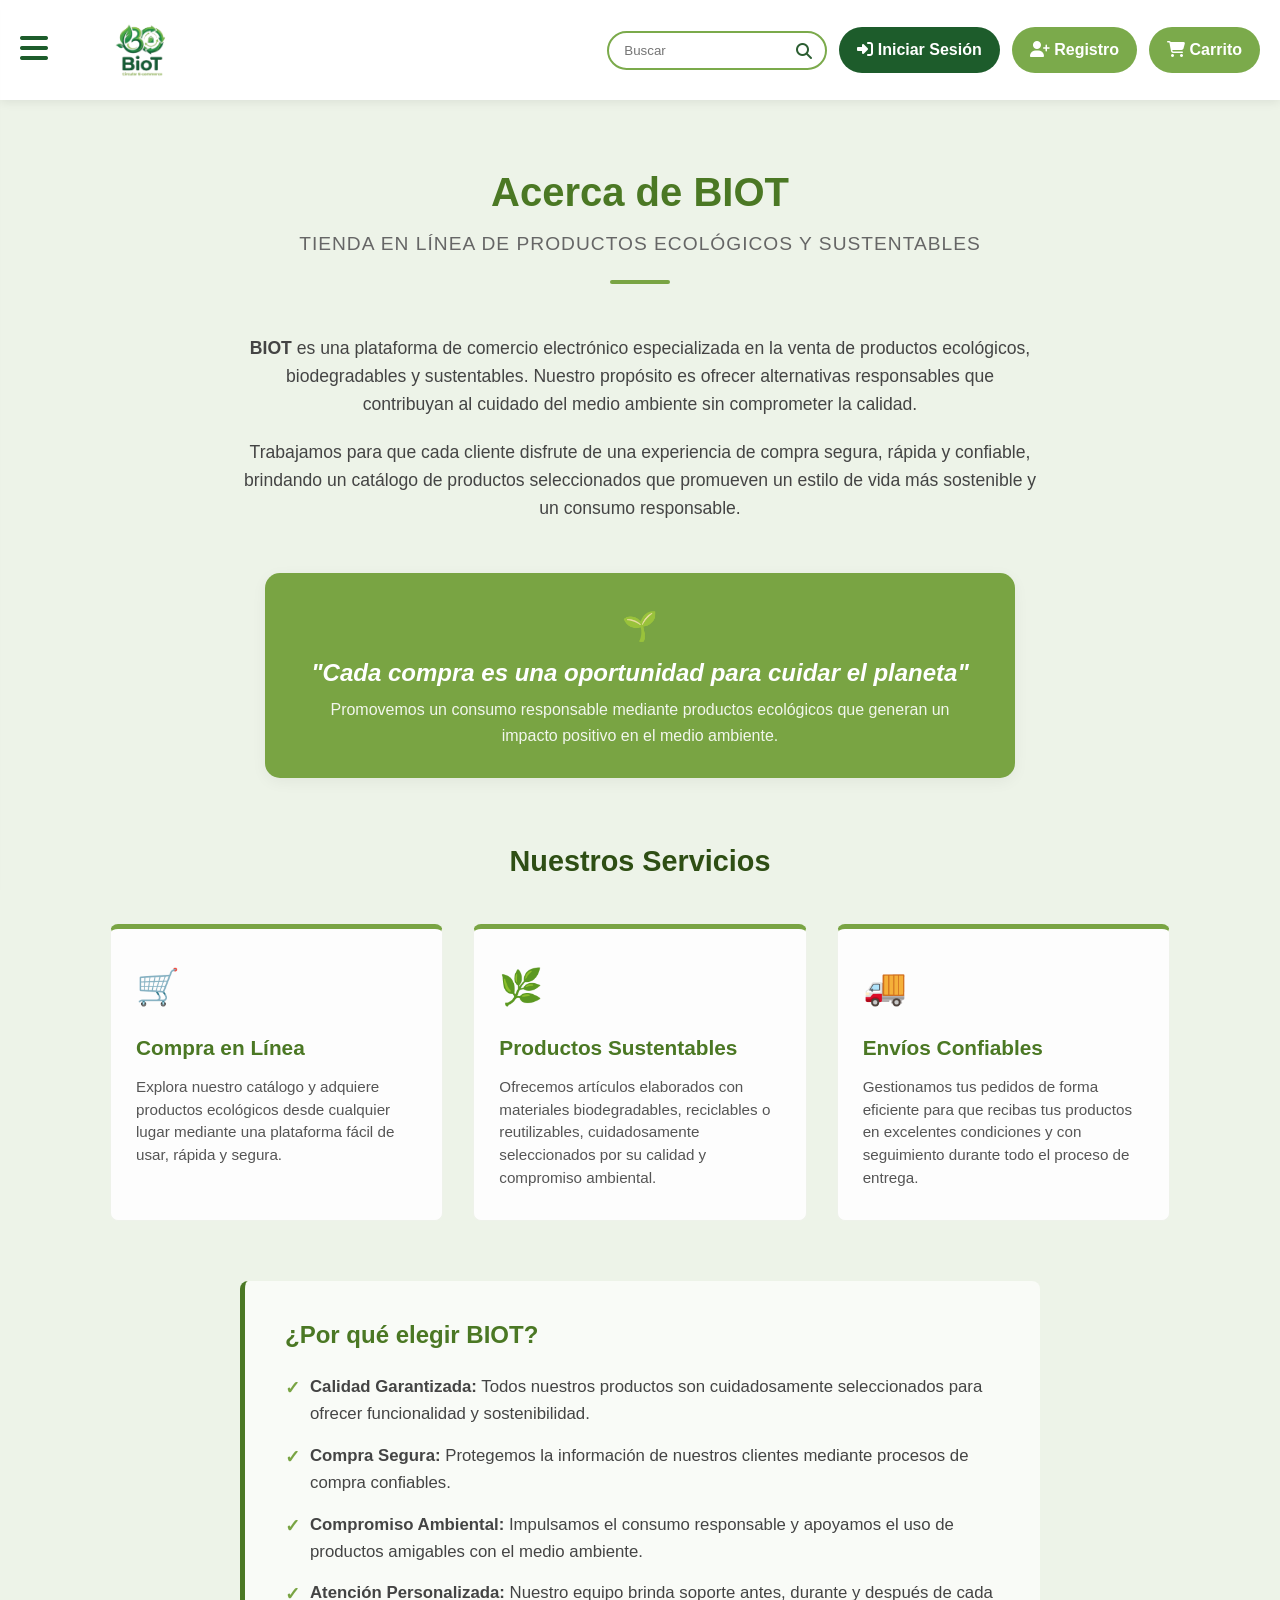
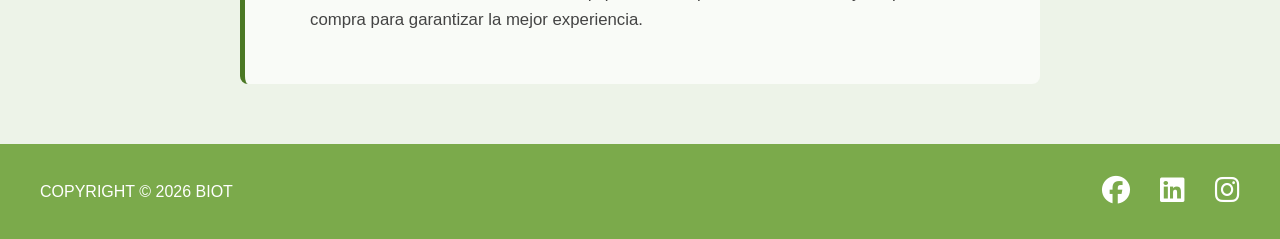
<file: acerca.html>
<!DOCTYPE html>
<html lang="es">
<head>
    <meta charset="UTF-8">
    <meta name="viewport" content="width=device-width, initial-scale=1.0">
    <title>Acerca de - BIOT</title>

    <link rel="stylesheet" href="css/acerca.css">
    <link rel="stylesheet" href="css/estilo.css">

    <link rel="stylesheet"
    href="https://cdnjs.cloudflare.com/ajax/libs/font-awesome/6.5.1/css/all.min.css">
</head>

<script>
document.addEventListener("DOMContentLoaded", () => {

    const menuToggle = document.getElementById("menu-toggle");
    const menu = document.getElementById("menu");
    const overlay = document.getElementById("overlay");

    menuToggle.addEventListener("click", () => {
        menu.classList.toggle("activo");
        overlay.classList.toggle("activo");
    });

    overlay.addEventListener("click", () => {
        menu.classList.remove("activo");
        overlay.classList.remove("activo");
    });

});
</script>

<body>

<header>

    <!-- MENU HAMBURGUESA -->
    <div class="menu-toggle" id="menu-toggle">
        <i class="fas fa-bars"></i>
    </div>

    <!-- LOGO -->
    <div class="logo">
        <a href="index.html">
            <img src="img/biosn.png" alt="BIOT">
        </a>
    </div>

    <!-- MENU OCULTO -->
    <nav id="menu">
        <ul>
            <li><a href="index.html"><i class="fas fa-home"></i> INICIO</a></li>
            <li><a href="acerca.html"><i class="fas fa-info-circle"></i> ACERCA DE</a></li>
            <li><a href="productos.html"><i class="fas fa-leaf"></i> PRODUCTOS</a></li>
            <li><a href="Foro.html"><i class="fas fa-comments"></i> FORO</a></li>
            <li><a href="contac.html"><i class="fas fa-envelope"></i> CONTACTO</a></li>

            <li id="menuInventario" style="display:none;">
                <a href="inventario.php">
                    <i class="fas fa-boxes"></i>
                    INVENTARIO
                </a>
            </li>
        </ul>
    </nav>

    <!-- FONDO OSCURO -->
    <div class="overlay" id="overlay"></div>

    <!-- ACCIONES -->
    <div class="acciones">

        <div class="buscar">
            <input type="text" placeholder="Buscar">
            <i class="fas fa-search"></i>
        </div>

        <a href="login.html" class="btn-login" id="btnLogin">
            <i class="fas fa-sign-in-alt"></i>
            Iniciar Sesión
        </a>

        <a href="registro.html" class="btn-registro" id="btnRegistro">
            <i class="fas fa-user-plus"></i>
            Registro
        </a>

        <a href="perfil.php" class="btn-login" id="btnPerfil" style="display:none;">
            <i class="fas fa-user"></i>
            Mi Perfil
        </a>

        <a href="carrito.html" class="btn-carrito">
            <i class="fa-solid fa-cart-shopping"></i>
            Carrito
        </a>

    </div>

</header>

<main class="about-container">

    <section class="about-hero">
        <h1>Acerca de BIOT</h1>
        <p class="subtitle">Tienda en línea de productos ecológicos y sustentables</p>
        <div class="divider"></div>
    </section>

    <section class="about-intro">
        <p>
            <strong>BIOT</strong> es una plataforma de comercio electrónico especializada en la venta de productos ecológicos, biodegradables y sustentables. Nuestro propósito es ofrecer alternativas responsables que contribuyan al cuidado del medio ambiente sin comprometer la calidad.
        </p>

        <p>
            Trabajamos para que cada cliente disfrute de una experiencia de compra segura, rápida y confiable, brindando un catálogo de productos seleccionados que promueven un estilo de vida más sostenible y un consumo responsable.
        </p>
    </section>

    <section class="about-philosophy">
        <div class="philosophy-box">
            <span class="heart-icon">🌱</span>

            <p class="philosophy-text">
                "Cada compra es una oportunidad para cuidar el planeta"
            </p>

            <p class="philosophy-sub">
                Promovemos un consumo responsable mediante productos ecológicos que generan un impacto positivo en el medio ambiente.
            </p>
        </div>
    </section>

    <section class="about-pillars">

        <h2>Nuestros Servicios</h2>

        <div class="pillars-grid">

            <div class="pillar-card">
                <div class="card-icon">🛒</div>

                <h3>Compra en Línea</h3>

                <p>
                    Explora nuestro catálogo y adquiere productos ecológicos desde cualquier lugar mediante una plataforma fácil de usar, rápida y segura.
                </p>
            </div>

            <div class="pillar-card">
                <div class="card-icon">🌿</div>

                <h3>Productos Sustentables</h3>

                <p>
                    Ofrecemos artículos elaborados con materiales biodegradables, reciclables o reutilizables, cuidadosamente seleccionados por su calidad y compromiso ambiental.
                </p>
            </div>

            <div class="pillar-card">
                <div class="card-icon">🚚</div>

                <h3>Envíos Confiables</h3>

                <p>
                    Gestionamos tus pedidos de forma eficiente para que recibas tus productos en excelentes condiciones y con seguimiento durante todo el proceso de entrega.
                </p>
            </div>

        </div>

    </section>

    <section class="about-features">

        <h2>¿Por qué elegir BIOT?</h2>

        <ul class="features-list">

            <li>
                <strong>Calidad Garantizada:</strong>
                Todos nuestros productos son cuidadosamente seleccionados para ofrecer funcionalidad y sostenibilidad.
            </li>

            <li>
                <strong>Compra Segura:</strong>
                Protegemos la información de nuestros clientes mediante procesos de compra confiables.
            </li>

            <li>
                <strong>Compromiso Ambiental:</strong>
                Impulsamos el consumo responsable y apoyamos el uso de productos amigables con el medio ambiente.
            </li>

            <li>
                <strong>Atención Personalizada:</strong>
                Nuestro equipo brinda soporte antes, durante y después de cada compra para garantizar la mejor experiencia.
            </li>

        </ul>

    </section>

</main>

<footer>

    <div class="copyright">
        COPYRIGHT © 2026 BIOT
    </div>

    <div class="redes">
        <a href="#"><i class="fab fa-facebook"></i></a>
        <a href="#"><i class="fab fa-linkedin"></i></a>
        <a href="#"><i class="fab fa-instagram"></i></a>
    </div>

</footer>

<script src="js/sesion.js"></script>
<script src="js/permisos.js"></script>

</body>
</html>
</file>
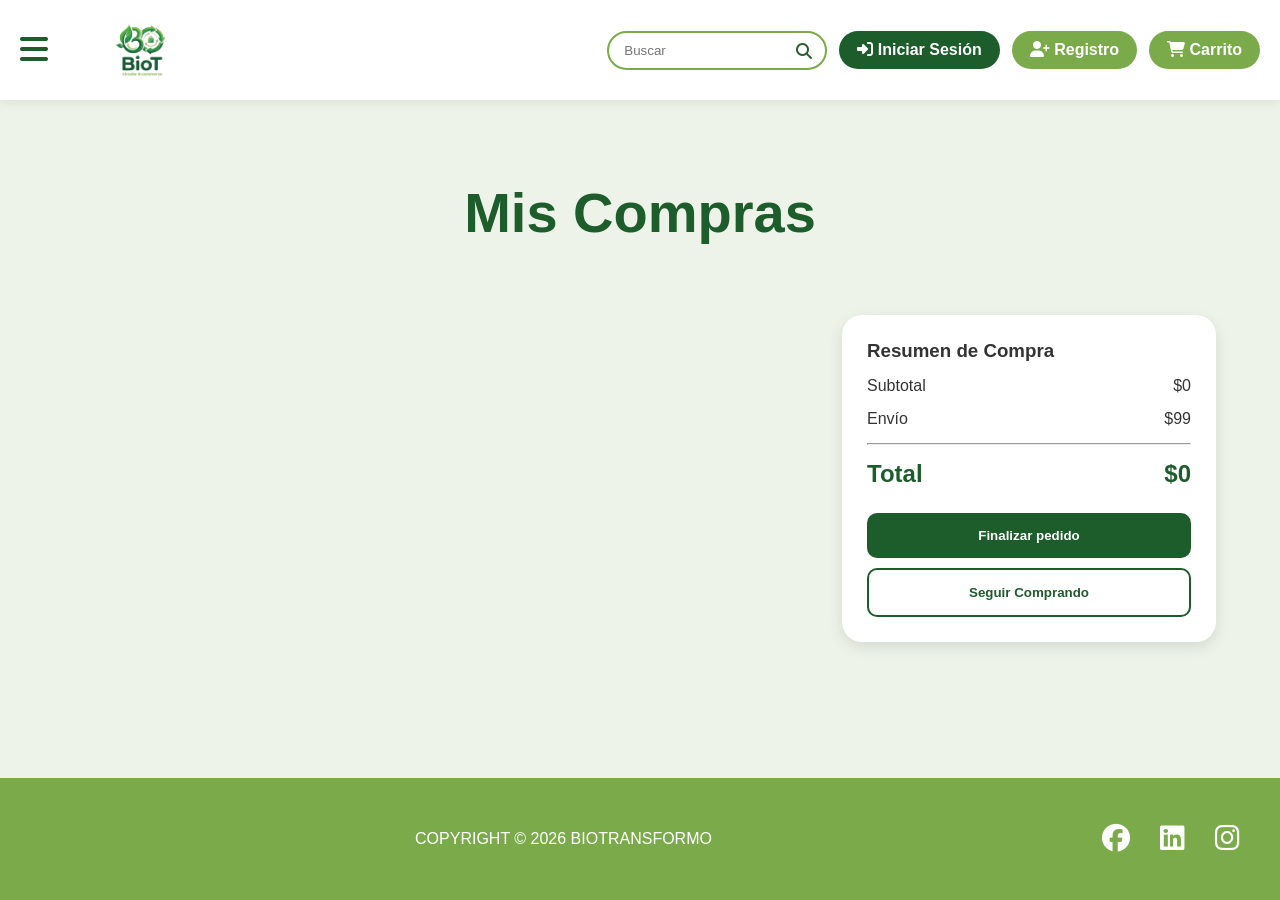
<file: carrito.html>
<!DOCTYPE html>
<html lang="es">
<head>
<meta charset="UTF-8">
<meta name="viewport" content="width=device-width, initial-scale=1.0">

<title>Carrito - BioTransformo</title>

<link rel="stylesheet" href="css/carrito.css">
 
<link rel="stylesheet"
href="https://cdnjs.cloudflare.com/ajax/libs/font-awesome/6.5.1/css/all.min.css">

</head>
<script>
document.addEventListener("DOMContentLoaded", () => {

    const menuToggle = document.getElementById("menu-toggle");
    const menu = document.getElementById("menu");
    const overlay = document.getElementById("overlay");

    menuToggle.addEventListener("click", () => {
        menu.classList.toggle("activo");
        overlay.classList.toggle("activo");
    });

    overlay.addEventListener("click", () => {
        menu.classList.remove("activo");
        overlay.classList.remove("activo");
    });

});
</script>
<body>

<header>

    <!-- BOTÓN HAMBURGUESA -->
    <div class="menu-toggle" id="menu-toggle">
        <i class="fas fa-bars"></i>
    </div>

    <!-- LOGO -->
     <div class="logo">
            <a href="index.html">
                <img src="img/biosn.png" alt="BioTransformo">
            </a>
        </div>
    <!-- MENÚ LATERAL -->
    <nav id="menu">
        <ul>
            <li><a href="index.html"><i class="fas fa-home"></i> INICIO</a></li>
            <li><a href="acerca.html"><i class="fas fa-info-circle"></i> ACERCA DE</a></li>
            <li><a href="productos.html"><i class="fas fa-leaf"></i> PRODUCTOS</a></li>
            <li><a href="Foro.html"><i class="fas fa-comments"></i> FORO</a></li>
            <li><a href="contac.html"><i class="fas fa-envelope"></i> CONTACTO</a></li>
        </ul>
    </nav>

    <!-- OVERLAY -->
    <div class="overlay" id="overlay"></div>

    <!-- ACCIONES -->
    <div class="acciones">

            <div class="buscar">
                <input type="text" placeholder="Buscar">
                <i class="fas fa-search"></i>
            </div>

            <a href="login.html" class="btn-login" id="btnLogin">
             <i class="fas fa-sign-in-alt"></i>
             Iniciar Sesión
            </a>

            <a href="registro.html" class="btn-registro" id="btnRegistro">
              <i class="fas fa-user-plus"></i>
                Registro
            </a>
            <a href="perfil.php" class="btn-login" id="btnPerfil" style="display:none;">
                <i class="fas fa-user"></i>
                Mi Perfil
            </a>

            <a href="carrito.html" class="btn-carrito">
                <i class="fa-solid fa-cart-shopping"></i>
                Carrito
            </a>

        </div>

</header>
<main class="carrito-container">

    <h1 class="carrito-titulo">
        Mis Compras
    </h1>

    <div class="carrito-layout">

        <!-- Productos -->
        <div id="carrito-productos" class="carrito-productos">

        </div>

        <!-- Resumen -->
        <div class="resumen">

            <h3>Resumen de Compra</h3>

            <div class="resumen-linea">
                <span>Subtotal</span>
                <span id="subtotal">$0</span>
            </div>

            <div class="resumen-linea">
                <span>Envío</span>
                <span id="envio">$99</span>
            </div>

            <hr>

            <div class="resumen-linea total">
                <span>Total</span>
                <span id="total">$0</span>
            </div>

            <button class="btn-pagar"
                onclick="crearPedido()">
                Finalizar pedido 
                </button>

            <button
                class="btn-seguir"
                onclick="window.location.href='productos.html'">
                Seguir Comprando
            </button>

        </div>

    </div>

</main>

<footer>
 <br>
  <br>
   <br>
    <br>
    <div class="copyright">
        COPYRIGHT © 2026 BIOTRANSFORMO
    </div>

    <div class="redes">
        <a href="#"><i class="fab fa-facebook"></i></a>
        <a href="#"><i class="fab fa-linkedin"></i></a>
        <a href="#"><i class="fab fa-instagram"></i></a>
    </div>

</footer>
<script>

const contenedor =
document.getElementById(
    "carrito-productos"
);

async function cargarCarrito(){

    const respuesta =
        await fetch(
            "api/obtener_carrito.php"
        );

    const carrito =
        await respuesta.json();

    let subtotal = 0;

    contenedor.innerHTML = "";

    if(carrito.length === 0){

        contenedor.innerHTML = `
            <div class="carrito-item">
                <h3>
                    Tu carrito está vacío 🛒
                </h3>
            </div>
        `;

        document.getElementById(
            "subtotal"
        ).textContent = "$0";

        document.getElementById(
            "total"
        ).textContent = "$0";

        return;
    }

    carrito.forEach(producto => {

        const totalProducto =
            producto.precio *
            producto.cantidad;

        subtotal += totalProducto;

        const imagen =
            producto.imagen
            ? "uploads/" + producto.imagen
            : "img/sin-imagen.png";

        contenedor.innerHTML += `

        <div class="carrito-item">

            <img
                src="${imagen}"
                alt="${producto.nombre}">

            <div class="carrito-info">

                <h3>
                    ${producto.nombre}
                </h3>

                <div class="cantidad-control">

    <button
        onclick="disminuirCantidad(${producto.id})">
        -
    </button>

    <span>
        ${producto.cantidad}
    </span>

    <button
        onclick="aumentarCantidad(${producto.id})">
        +
    </button>

</div>

            </div>

            <div class="carrito-precio">
                $${totalProducto}
            </div>
            <button
    class="btn-eliminar"
    onclick="eliminarProducto(${producto.id})">

    <i class="fas fa-trash"></i>

</button>

        </div>
        
        `;
    });

    const envio = 99;

    document.getElementById(
        "subtotal"
    ).textContent =
        "$" + subtotal;

    document.getElementById(
        "total"
    ).textContent =
        "$" + (subtotal + envio);
}

cargarCarrito();
async function eliminarProducto(id){

    if(!confirm(
        "¿Eliminar producto del carrito?"
    )){
        return;
    }

    const formData =
        new FormData();

    formData.append(
        "id",
        id
    );

    const respuesta =
        await fetch(
            "api/eliminar_carrito.php",
            {
                method: "POST",
                body: formData
            }
        );

    const datos =
        await respuesta.json();

    if(datos.success){

        cargarCarrito();

    }else{

        alert(
            "No se pudo eliminar"
        );
    }
}
async function aumentarCantidad(id){

    const formData = new FormData();

    formData.append("id", id);

    await fetch(
        "api/aumentar_carrito.php",
        {
            method: "POST",
            body: formData
        }
    );

    cargarCarrito();
}

async function disminuirCantidad(id){

    const formData = new FormData();

    formData.append("id", id);

    await fetch(
        "api/disminuir_carrito.php",
        {
            method: "POST",
            body: formData
        }
    );

    cargarCarrito();
}
async function crearPedido(){

const respuesta =
    await fetch(
        "api/crear_pedido.php",
        {
            method: "POST"
        }
    );

const datos =
    await respuesta.json();

if(datos.success){

    window.location.href =
        "pago.php?id=" + datos.pedido_id;

}else{

    alert(
        datos.mensaje ||
        "Error al crear pedido"
    );
}


}


</script>
<script src="js/sesion.js"></script>
</body>
</html>
</file>
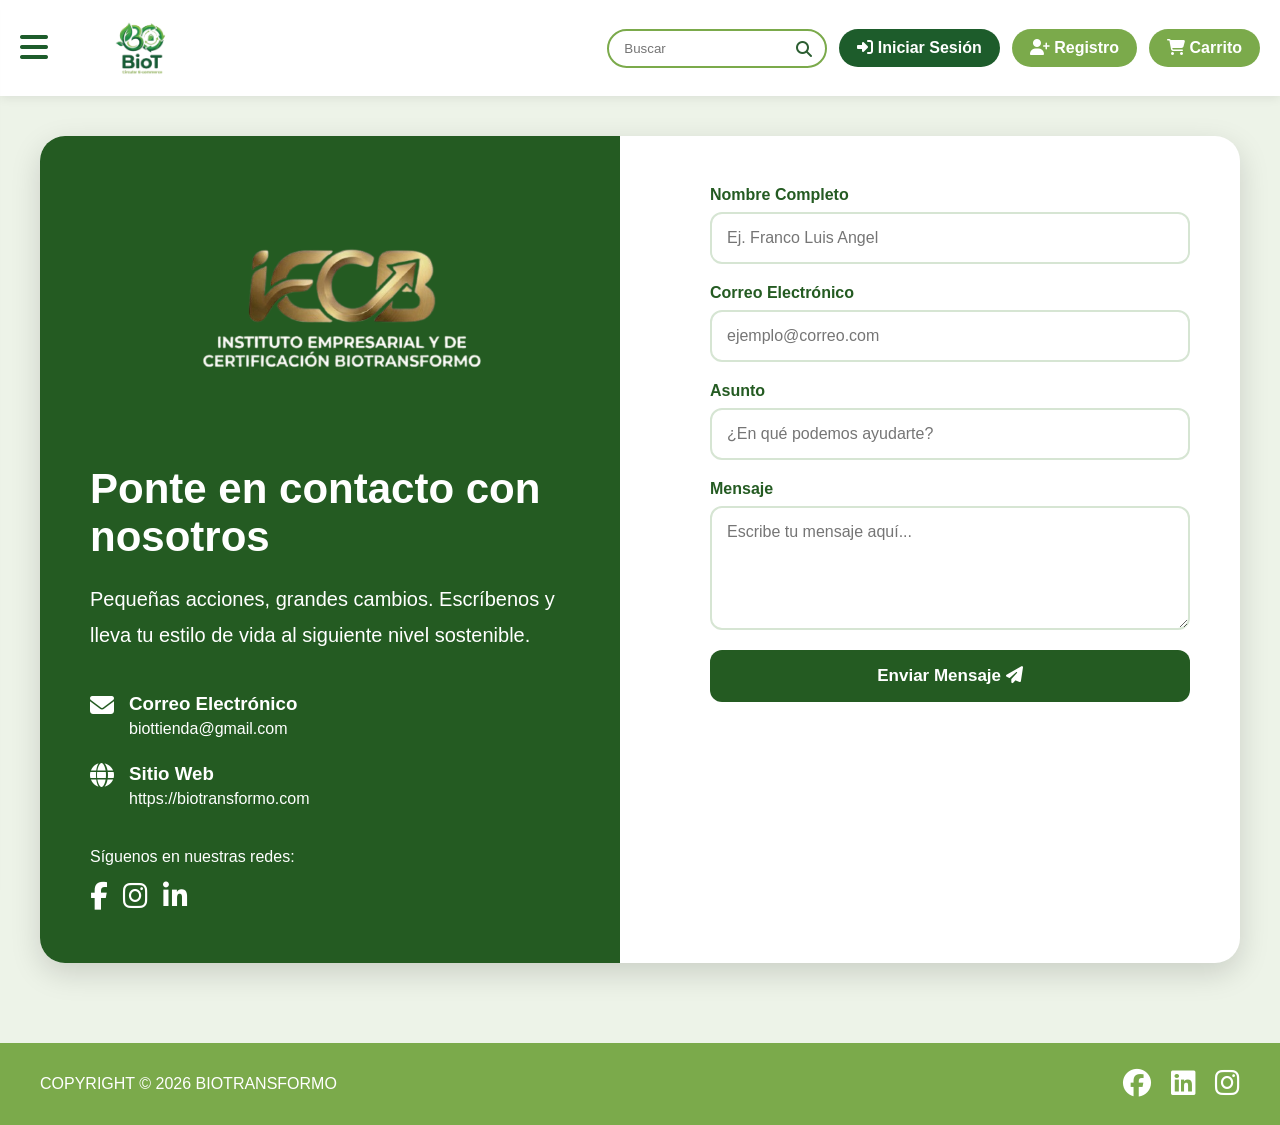
<file: contac.html>
<!DOCTYPE html>
<html lang="es">
<head>
    <meta charset="UTF-8">
    <meta name="viewport" content="width=device-width, initial-scale=1.0">
    <title>BioTransformo - Contacto</title>

    <link rel="stylesheet" href="css/contac.css">

    <link rel="stylesheet"
    href="https://cdnjs.cloudflare.com/ajax/libs/font-awesome/6.5.1/css/all.min.css">
</head>
<script>
document.addEventListener("DOMContentLoaded", () => {

    const menuToggle = document.getElementById("menu-toggle");
    const menu = document.getElementById("menu");
    const overlay = document.getElementById("overlay");

    menuToggle.addEventListener("click", () => {
        menu.classList.toggle("activo");
        overlay.classList.toggle("activo");
    });

    overlay.addEventListener("click", () => {
        menu.classList.remove("activo");
        overlay.classList.remove("activo");
    });

});
</script>
<body>
    
<header>

    <!-- MENU HAMBURGUESA -->
    <div class="menu-toggle" id="menu-toggle">
        <i class="fas fa-bars"></i>
    </div>

    <!-- LOGO -->
      <div class="logo">
            <a href="index.html">
                <img src="img/biosn.png" alt="BioTransformo">
            </a>
        </div>

    <!-- MENU OCULTO -->
    <nav id="menu">
          <ul>
            <li><a href="index.html"><i class="fas fa-home"></i> INICIO</a></li>
            <li><a href="acerca.html"><i class="fas fa-info-circle"></i> ACERCA DE</a></li>
            <li><a href="productos.html"><i class="fas fa-leaf"></i> PRODUCTOS</a></li>
            <li><a href="Foro.html"><i class="fas fa-comments"></i> FORO</a></li>
            <li><a href="contac.html"><i class="fas fa-envelope"></i> CONTACTO</a></li>
        </ul>
    </nav>

    <!-- FONDO OSCURO -->
    <div class="overlay" id="overlay"></div>

    <!-- ACCIONES -->
    <div class="acciones">

            <div class="buscar">
                <input type="text" placeholder="Buscar">
                <i class="fas fa-search"></i>
            </div>

            <a href="login.html" class="btn-login" id="btnLogin">
             <i class="fas fa-sign-in-alt"></i>
             Iniciar Sesión
            </a>

            <a href="registro.html" class="btn-registro" id="btnRegistro">
              <i class="fas fa-user-plus"></i>
                Registro
            </a>
            <a href="perfil.php" class="btn-login" id="btnPerfil" style="display:none;">
                <i class="fas fa-user"></i>
                Mi Perfil
            </a>

            <a href="carrito.html" class="btn-carrito">
                <i class="fa-solid fa-cart-shopping"></i>
                Carrito
            </a>

        </div>

</header>

<section class="contact-section">

    <div class="contact-container">

        <!-- INFORMACIÓN -->
        <div class="contact-info">

            <div class="brand-badge">
                <img src="img/bioletrassn.png" alt="Biotransformo Logo">
            </div>

            <h2>Ponte en contacto con nosotros</h2>

            <p class="subtitle">
                Pequeñas acciones, grandes cambios.
                Escríbenos y lleva tu estilo de vida al siguiente nivel sostenible.
            </p>

            <div class="info-details">

                <div class="info-item">
                    <i class="fas fa-envelope"></i>

                    <div>
                        <h3>Correo Electrónico</h3>
                        <p>biottienda@gmail.com</p>
                    </div>
                </div>

                <div class="info-item">
                    <i class="fas fa-globe"></i>

                    <div>
                        <h3>Sitio Web</h3>
                        <p>https://biotransformo.com</p>
                    </div>
                </div>

            </div>

            <div class="social-media">

                <p>Síguenos en nuestras redes:</p>

                <div class="social-icons">
                    <a href="https://www.facebook.com/search/top?q=instituto%20empresarial%20y%20de%20certificaci%C3%B3n%20biotransformo    "><i class="fab fa-facebook-f"></i></a>

                    <a href="#"><i class="fab fa-instagram"></i></a>

                    <a href="https://www.linkedin.com/in/instituto-empresarial-certificaci%C3%B3n-biotransformo-2a48ab57/"><i class="fab fa-linkedin-in"></i></a>
                </div>

            </div>

        </div>

        <!-- FORMULARIO -->
<div class="contact-form-container">

   <form class="contact-form" id="formContacto">

    <div class="form-group">
        <label>Nombre Completo</label>
        <input
            type="text"
            id="nombre"
            name="nombre"
            placeholder="Ej. Franco Luis Angel"
            required>
    </div>

    <div class="form-group">
        <label>Correo Electrónico</label>
        <input
            type="email"
            id="correo"
            name="correo"
            placeholder="ejemplo@correo.com"
            required>
    </div>

    <div class="form-group">
        <label>Asunto</label>
        <input
            type="text"
            id="asunto"
            name="asunto"
            placeholder="¿En qué podemos ayudarte?"
            required>
    </div>

    <div class="form-group">
        <label>Mensaje</label>

        <textarea
            id="mensaje"
            name="mensaje"
            rows="5"
            placeholder="Escribe tu mensaje aquí..."
            required></textarea>
    </div>

    <button type="submit" class="btn-submit">
        Enviar Mensaje
        <i class="fas fa-paper-plane"></i>
    </button>

</form>

</div>

    </div>

</section>
   <footer>

        <div class="copyright">
            COPYRIGHT © 2026 BIOTRANSFORMO
        </div>

        <div class="redes">
            <a href="#"><i class="fab fa-facebook"></i></a>
            <a href="#"><i class="fab fa-linkedin"></i></a>
            <a href="#"><i class="fab fa-instagram"></i></a>
        </div>

    </footer>
<script src="js/contacto.js"></script>
<script src="js/sesion.js"></script>

</body>
</html>
</file>
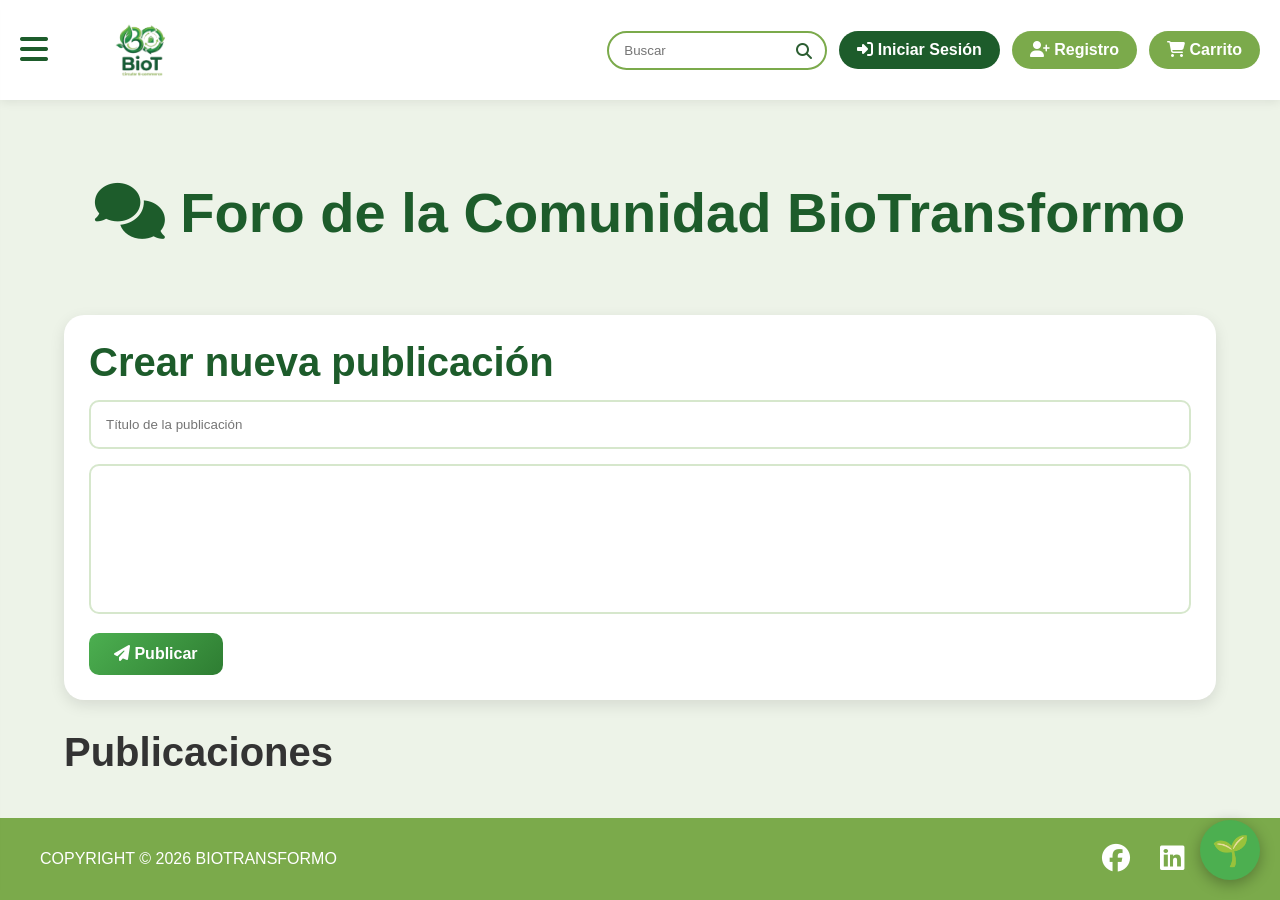
<file: Foro.html>
<!DOCTYPE html>
<html lang="es">

<head>
    <meta charset="UTF-8">
    <meta name="viewport" content="width=device-width, initial-scale=1.0">
    <title>Foro - BioTransformo</title>

    <link rel="stylesheet" href="css/foro.css">
    <link rel="stylesheet" href="https://cdnjs.cloudflare.com/ajax/libs/font-awesome/6.5.1/css/all.min.css">
</head>

<body>

    <header>

        <div class="menu-toggle" id="menu-toggle">
            <i class="fas fa-bars"></i>
        </div>

        <div class="logo">
            <a href="index.html">
                <img src="img/biosn.png" alt="BioTransformo">
            </a>
        </div>

        <nav id="menu">
            <ul>
                <li><a href="index.html"><i class="fas fa-home"></i> INICIO</a></li>
                <li><a href="acerca.html"><i class="fas fa-info-circle"></i> ACERCA DE</a></li>
                <li><a href="productos.html"><i class="fas fa-leaf"></i> PRODUCTOS</a></li>
                <li><a href="Foro.html"><i class="fas fa-comments"></i> FORO</a></li>
                <li><a href="contac.html"><i class="fas fa-envelope"></i> CONTACTO</a></li>
            </ul>
        </nav>

        <div class="overlay" id="overlay"></div>

        <div class="acciones">

            <div class="buscar">
                <input type="text" placeholder="Buscar">
                <i class="fas fa-search"></i>
            </div>

            <a href="login.html" class="btn-login" id="btnLogin">
                <i class="fas fa-sign-in-alt"></i>
                Iniciar Sesión
            </a>

            <a href="registro.html" class="btn-registro" id="btnRegistro">
                <i class="fas fa-user-plus"></i>
                Registro
            </a>

            <a href="perfil.php" class="btn-login" id="btnPerfil" style="display:none;">
                <i class="fas fa-user"></i>
                Mi Perfil
            </a>

            <a href="carrito.html" class="btn-carrito">
                <i class="fa-solid fa-cart-shopping"></i>
                Carrito
            </a>

        </div>

    </header>

    <main class="foro-container">

        <h1 class="foro-titulo">
            <i class="fas fa-comments"></i>
            Foro de la Comunidad BioTransformo
        </h1>

        <section class="nuevo-tema">

            <h2>Crear nueva publicación</h2>

            <input
                type="text"
                id="tituloPublicacion"
                placeholder="Título de la publicación">

            <textarea
                id="contenidoPublicacion"
                placeholder="Escribe tu publicación aquí...">
            </textarea>

            <button
                id="btnPublicar"
                class="btn-publicar">

                <i class="fas fa-paper-plane"></i>
                Publicar

            </button>

        </section>

        <!-- AQUÍ SE CARGARÁN LAS PUBLICACIONES Y COMENTARIOS -->

        <section
            class="foro-publicaciones"
            id="contenedorPublicaciones">

            <h2>Publicaciones</h2>

        </section>

    </main>

    <footer>

        <div class="copyright">
            COPYRIGHT © 2026 BIOTRANSFORMO
        </div>

        <div class="redes">
            <a href="#"><i class="fab fa-facebook"></i></a>
            <a href="#"><i class="fab fa-linkedin"></i></a>
            <a href="#"><i class="fab fa-instagram"></i></a>
        </div>

    </footer>
    <!-- BOTÓN CHAT -->
<div id="chat-toggle" onclick="toggleChat()">
    🌱
</div>

<!-- CHATBOT -->
<div id="chatbot" class="chat-minimizado">

    <div id="chat-header">
        <span>🌱 BioBot</span>
        <button onclick="toggleChat()">−</button>
    </div>

    <div id="chat-body">
        <div class="bot">
            Hola 👋 Soy tu chatbot personal de BioTransformo.
            ¿En qué puedo ayudarte?
        </div>
    </div>

    <div id="chat-footer">
        <input type="text" id="mensaje" placeholder="Escribe tu pregunta">
        <button onclick="enviarMensaje()">Enviar</button>
    </div>

</div>

    <script>

        const menuToggle = document.getElementById("menu-toggle");
        const menu = document.getElementById("menu");
        const overlay = document.getElementById("overlay");

        menuToggle.addEventListener("click", () => {
            menu.classList.toggle("activo");
            overlay.classList.toggle("activo");
        });

        overlay.addEventListener("click", () => {
            menu.classList.remove("activo");
            overlay.classList.remove("activo");
        });

    </script>

    <script src="js/foro.js?v=1000"></script>
    <script src="js/sesion.js"></script>
    <script src="js/chatbot.js"></script>

</body>

</html>
</file>
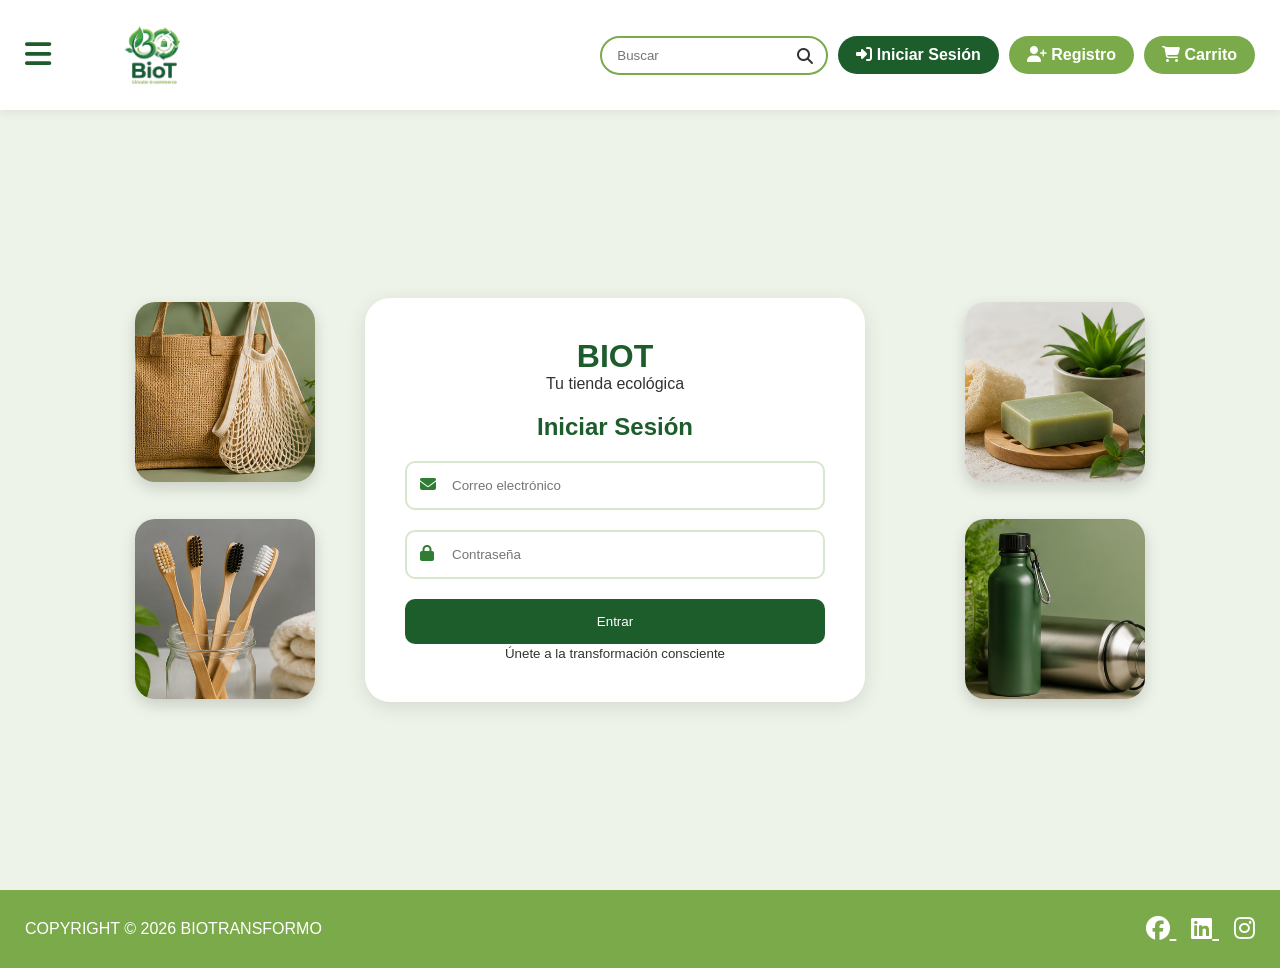
<file: login.html>
<!DOCTYPE html>
<html lang="es">
<head>
<meta charset="UTF-8">
<meta name="viewport" content="width=device-width, initial-scale=1.0">
<title>Login - BioTransformo</title>

<link rel="stylesheet" href="css/login.css">

<link rel="stylesheet"
href="https://cdnjs.cloudflare.com/ajax/libs/font-awesome/6.5.1/css/all.min.css">
</head>

<body>

<header>

    <!-- MENU HAMBURGUESA -->
    <div class="menu-toggle" id="menu-toggle">
        <i class="fas fa-bars"></i>
    </div>

    <!-- LOGO -->
    <div class="logo">
        <a href="index.html">
            <img src="img/biosn.png" alt="BioTransformo">
        </a>
    </div>

    <!-- MENU LATERAL -->
    <nav id="menu">
        <ul>
            <li>
                <a href="index.html">
                    <i class="fas fa-home"></i> INICIO
                </a>
            </li>

            <li>
                <a href="acerca.html">
                    <i class="fas fa-info-circle"></i> ACERCA DE
                </a>
            </li>

            <li>
                <a href="productos.html">
                    <i class="fas fa-leaf"></i> PRODUCTOS
                </a>
            </li>

            <li>
                <a href="contac.html">
                    <i class="fas fa-envelope"></i> CONTACTO
                </a>
            </li>
        </ul>
    </nav>

    <!-- OVERLAY -->
    <div class="overlay" id="overlay"></div>

    <!-- ACCIONES -->
    <div class="acciones">

        <div class="buscar">
            <input type="text" placeholder="Buscar">
            <i class="fas fa-search"></i>
        </div>

        <a href="login.html" class="btn-header-login">
            <i class="fas fa-sign-in-alt"></i>
            Iniciar Sesión
        </a>

        <a href="registro.html" class="btn-registro">
            <i class="fas fa-user-plus"></i>
            Registro
        </a>

        <a href="carrito.html" class="btn-carrito">
            <i class="fa-solid fa-cart-shopping"></i>
            Carrito
        </a>

    </div>

</header>

<!-- CONTENIDO -->

<div class="container">

    <div class="login-layout">

        <div class="img-card">
            <img src="img/bolsastela.png" alt="Bolsa ecológica">
        </div>

        <div class="img-card">
            <img src="img/jabones.png" alt="Jabones ecológicos">
        </div>

        <div class="login-box">

            <h1>BIOT</h1>
            <p>Tu tienda ecológica</p>

            <h2>Iniciar Sesión</h2>

            <form id="formLogin">

    <div class="input-group">
        <i class="fa fa-envelope"></i>
        <input
            type="email"
            id="correo"
            name="correo"
            placeholder="Correo electrónico"
            required>
    </div>

    <div class="input-group">
        <i class="fa fa-lock"></i>
        <input
            type="password"
            id="password"
            name="password"
            placeholder="Contraseña"
            required>
    </div>

    <button type="submit" class="btn-login">
        Entrar
    </button>

</form>

            <small>
                Únete a la transformación consciente
            </small>

        </div>

        <div class="img-card">
            <img src="img/cepillosdientes.png" alt="Cepillo ecológico">
        </div>

        <div class="img-card">
            <img src="img/botellas.png" alt="Botellas reutilizables">
        </div>

    </div>

</div>

<!-- FOOTER -->

<footer>

    <div class="copyright">
        COPYRIGHT © 2026 BIOTRANSFORMO
    </div>

    <div class="redes">
        <a href="#">
            <i class="fab fa-facebook"></i>
        </a>

        <a href="#">
            <i class="fab fa-linkedin"></i>
        </a>

        <a href="#">
            <i class="fab fa-instagram"></i>
        </a>
    </div>

</footer>

<!-- SCRIPT MENU -->

<script>
document.addEventListener("DOMContentLoaded", () => {

    const menuToggle = document.getElementById("menu-toggle");
    const menu = document.getElementById("menu");
    const overlay = document.getElementById("overlay");

    menuToggle.addEventListener("click", () => {
        menu.classList.toggle("activo");
        overlay.classList.toggle("activo");
    });

    overlay.addEventListener("click", () => {
        menu.classList.remove("activo");
        overlay.classList.remove("activo");
    });

});
</script>

<script src="js/login.js"></script>

</body>
</html>
</file>
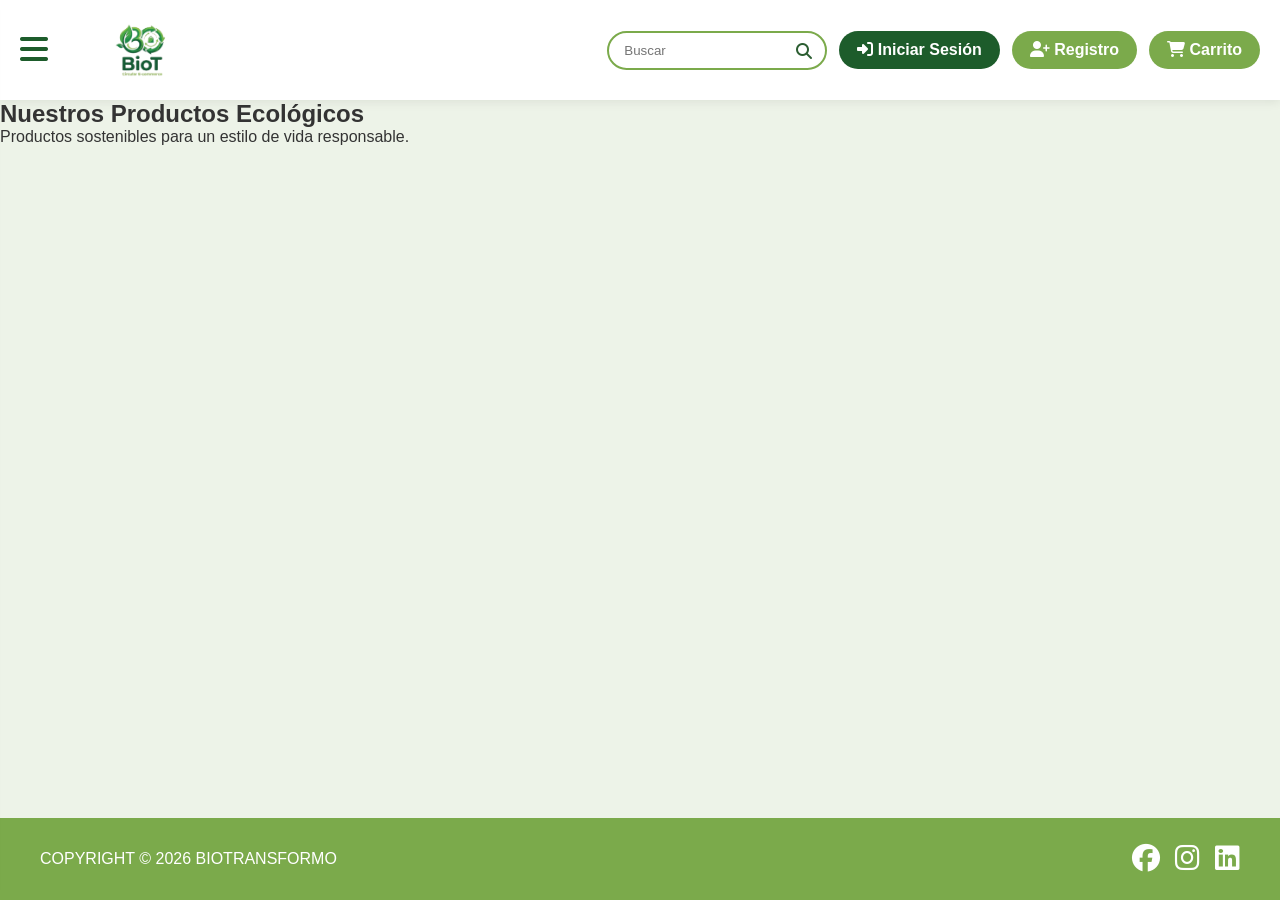
<file: productos.html>
<!DOCTYPE html>
<html lang="es">

<head>
    <meta charset="UTF-8">
    <meta name="viewport" content="width=device-width, initial-scale=1.0">
    <title>Productos - BioTransformo</title>

    <link rel="stylesheet" href="css/estilo.css">

    <link rel="stylesheet"
        href="https://cdnjs.cloudflare.com/ajax/libs/font-awesome/6.5.1/css/all.min.css">
</head>

<script>
    document.addEventListener("DOMContentLoaded", () => {

    const menuToggle = document.getElementById("menu-toggle");
    const menu = document.getElementById("menu");
    const overlay = document.getElementById("overlay");

    menuToggle.addEventListener("click", () => {
        menu.classList.toggle("activo");
        overlay.classList.toggle("activo");
    });

    overlay.addEventListener("click", () => {
        menu.classList.remove("activo");
        overlay.classList.remove("activo");
    });

});
</script>

<body>

<header>

    <!-- BOTÓN HAMBURGUESA -->
    <div class="menu-toggle" id="menu-toggle">
        <i class="fas fa-bars"></i>
    </div>

    <!-- LOGO -->
     <div class="logo">
            <a href="index.html">
                <img src="img/biosn.png" alt="BioTransformo">
            </a>
        </div>

    <!-- MENÚ LATERAL -->
    <nav id="menu">
        <ul>
            <li><a href="index.html"><i class="fas fa-home"></i> INICIO</a></li>
            <li><a href="acerca.html"><i class="fas fa-info-circle"></i> ACERCA DE</a></li>
            <li><a href="productos.html"><i class="fas fa-leaf"></i> PRODUCTOS</a></li>
            <li><a href="Foro.html"><i class="fas fa-comments"></i> FORO</a></li>
            <li><a href="contac.html"><i class="fas fa-envelope"></i> CONTACTO</a></li>
        </ul>
    </nav>

    <!-- OVERLAY -->
    <div class="overlay" id="overlay"></div>

    <!-- ACCIONES -->
    <div class="acciones">

            <div class="buscar">
                <input type="text" placeholder="Buscar">
                <i class="fas fa-search"></i>
            </div>

            <a href="login.html" class="btn-login" id="btnLogin">
             <i class="fas fa-sign-in-alt"></i>
             Iniciar Sesión
            </a>

            <a href="registro.html" class="btn-registro" id="btnRegistro">
              <i class="fas fa-user-plus"></i>
                Registro
            </a>
            <a href="perfil.php" class="btn-login" id="btnPerfil" style="display:none;">
                <i class="fas fa-user"></i>
                Mi Perfil
            </a>

            <a href="carrito.html" class="btn-carrito">
                <i class="fa-solid fa-cart-shopping"></i>
                Carrito
            </a>

        </div>

</header>

    <section class="titulo-productos">

        <h1>Nuestros Productos Ecológicos</h1>

        <p>Productos sostenibles para un estilo de vida responsable.</p>

    </section>
    <section
    class="productos-grid"
    id="contenedor-productos">

    </section>
    
    <footer>

        <div class="copyright">
            COPYRIGHT © 2026 BIOTRANSFORMO
        </div>

        <div class="redes">
            <a href="#"><i class="fab fa-facebook"></i></a>
            <a href="#"><i class="fab fa-instagram"></i></a>
            <a href="#"><i class="fab fa-linkedin"></i></a>
        </div>

    </footer>

    <script>

        function agregarCarrito(nombre, precio, imagen) {

            let carrito =
                JSON.parse(localStorage.getItem("carrito")) || [];

            const productoExistente = carrito.find(
                item => item.nombre === nombre
            );

            if (productoExistente) {

                productoExistente.cantidad++;

            } else {

                carrito.push({
                    nombre: nombre,
                    precio: precio,
                    imagen: imagen,
                    cantidad: 1
                });

            }

            localStorage.setItem(
                "carrito",
                JSON.stringify(carrito)
            );

            alert(nombre + " agregado al carrito");

            window.location.href = "carrito.html";
        }

    </script>
<script src="js/sesion.js"></script>
<script src="js/productos.js"></script>
</body>

</html>
</file>
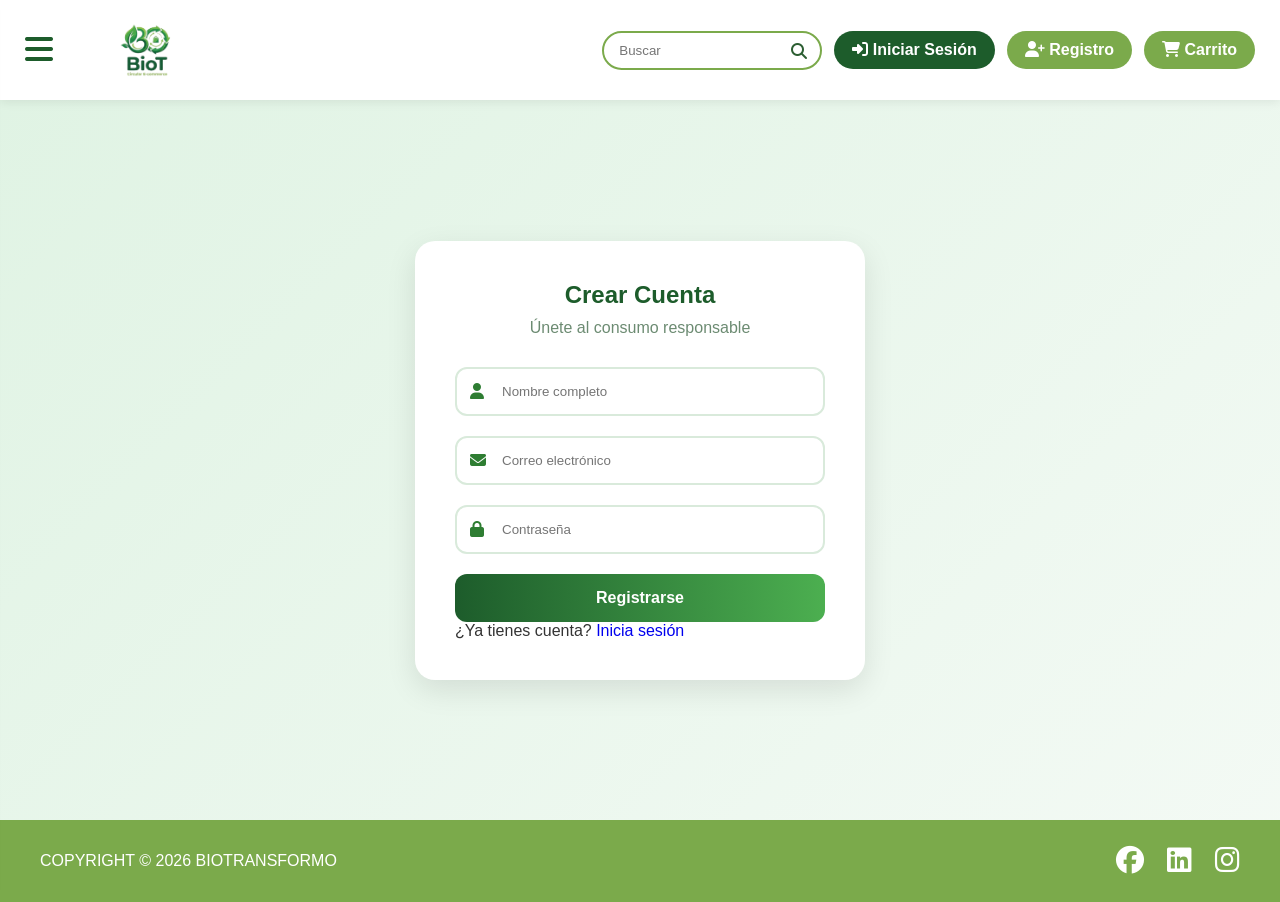
<file: registro.html>
<!DOCTYPE html>
<html lang="es">

<head>
    <meta charset="UTF-8">
    <meta name="viewport" content="width=device-width, initial-scale=1.0">
    <title>Registro - BioTransformo</title>

    <link rel="stylesheet" href="css/registro.css">

    <link rel="stylesheet"
        href="https://cdnjs.cloudflare.com/ajax/libs/font-awesome/6.5.1/css/all.min.css">
</head>

<body>

    <!-- HEADER -->

    <header>

        <!-- MENÚ HAMBURGUESA -->
        <div class="menu-toggle" id="menu-toggle">
            <i class="fas fa-bars"></i>
        </div>

        <!-- LOGO -->
        <div class="logo">
            <a href="index.html">
                <img src="img/biosn.png" alt="BioTransformo">
            </a>
        </div>

        <!-- MENÚ LATERAL -->
        <nav id="menu">

            <ul>
                <li>
                    <a href="index.html">
                        <i class="fas fa-home"></i> INICIO
                    </a>
                </li>

                <li>
                    <a href="acerca.html">
                        <i class="fas fa-info-circle"></i> ACERCA DE
                    </a>
                </li>

                <li>
                    <a href="productos.html">
                        <i class="fas fa-leaf"></i> PRODUCTOS
                    </a>
                </li>

                <li>
                    <a href="contac.html">
                        <i class="fas fa-envelope"></i> CONTACTO
                    </a>
                </li>
            </ul>

        </nav>

        <!-- OVERLAY -->
        <div class="overlay" id="overlay"></div>

        <!-- ACCIONES -->
        <div class="acciones">

            <div class="buscar">
                <input type="text" placeholder="Buscar">
                <i class="fas fa-search"></i>
            </div>

            <a href="login.html" class="btn-login">
                <i class="fas fa-sign-in-alt"></i>
                Iniciar Sesión
            </a>

            <a href="registro.html" class="btn-registro">
                <i class="fas fa-user-plus"></i>
                Registro
            </a>

            <a href="carrito.html" class="btn-carrito">
                <i class="fas fa-cart-shopping"></i>
                Carrito
            </a>

        </div>

    </header>

    <!-- CONTENIDO -->

    <main class="container">

        <div class="eco-form">

            <h2>Crear Cuenta</h2>

            <p class="subtitulo">
                Únete al consumo responsable
            </p>

            <form id="formRegistro">

                <div class="input-group">
                    <i class="fas fa-user"></i>

                    <input
                        type="text"
                        id="nombre"
                        name="nombre"
                        placeholder="Nombre completo"
                        required>
                </div>

                <div class="input-group">
                    <i class="fas fa-envelope"></i>

                    <input
                        type="email"
                        id="correo"
                        name="correo"
                        placeholder="Correo electrónico"
                        required>
                </div>

                <div class="input-group">
                    <i class="fas fa-lock"></i>

                    <input
                        type="password"
                        id="password"
                        name="password"
                        placeholder="Contraseña"
                        required>
                </div>

                <button type="submit" class="btn-eco">
                    Registrarse
                </button>

            </form>

            <p class="login-link">
                ¿Ya tienes cuenta?
                <a href="login.html">
                    Inicia sesión
                </a>
            </p>

        </div>

    </main>

    <!-- FOOTER -->

    <footer>

        <div class="copyright">
            COPYRIGHT © 2026 BIOTRANSFORMO
        </div>

        <div class="redes">

            <a href="#">
                <i class="fab fa-facebook"></i>
            </a>

            <a href="#">
                <i class="fab fa-linkedin"></i>
            </a>

            <a href="#">
                <i class="fab fa-instagram"></i>
            </a>

        </div>

    </footer>

    <!-- SCRIPT MENÚ -->

    <script>
        document.addEventListener("DOMContentLoaded", () => {

            const menuToggle = document.getElementById("menu-toggle");
            const menu = document.getElementById("menu");
            const overlay = document.getElementById("overlay");

            menuToggle.addEventListener("click", () => {
                menu.classList.toggle("activo");
                overlay.classList.toggle("activo");
            });

            overlay.addEventListener("click", () => {
                menu.classList.remove("activo");
                overlay.classList.remove("activo");
            });

        });
    </script>

    <!-- TU SCRIPT DE REGISTRO -->
    <script type="module" src="js/auth.js"></script>

</body>

</html>
</file>
<file: css/acerca.css>
* {
    box-sizing: border-box;
    margin: 0;
    padding: 0;
}
body {
    font-family: 'Open Sans', sans-serif;
    color: #333333;
    background-color: #ffffff;
    line-height: 1.6;
}
/* HEADER */

header{
    display:flex;
    align-items:center;
    gap:20px;
    padding:10px 20px;
    background:white;
    box-shadow:0 2px 10px rgba(0,0,0,.08);
    position:sticky;
    top:0;
    z-index:1000;
}

/* LOGO */

.logo img{
    height:80px;
    width:auto;
}

/* BOTON HAMBURGUESA */

.menu-toggle{
    font-size:30px;
    color:#1d5c2b;
    cursor:pointer;
}

/* MENU LATERAL */

#menu{
    position:fixed;
    top:0;
    left:-300px;
    width:280px;
    height:100vh;
    background:#fff;
    transition:.4s;
    z-index:1001;
    box-shadow:5px 0 15px rgba(0,0,0,.2);
}

#menu.activo{
    left:0;
}

#menu ul{
    list-style:none;
    padding-top:80px;
    display:flex;
    flex-direction:column;
}

#menu ul li{
    border-bottom:1px solid #e5e5e5;
}

#menu ul li a{
    display:block;
    padding:18px 25px;
    text-decoration:none;
    color:#333;
    font-weight:600;
}

#menu ul li a:hover{
    background:#f5f5f5;
    color:#2e7d32;
}

/* OVERLAY */

.overlay{
    position:fixed;
    top:0;
    left:0;
    width:100%;
    height:100%;
    background:rgba(0,0,0,.5);
    opacity:0;
    visibility:hidden;
    transition:.3s;
    z-index:999;
}

.overlay.activo{
    opacity:1;
    visibility:visible;
}

/* OPCIÓN ACTIVA */

.activo{
    background:#7baa4b;
    color:white !important;
}
/* Contenedor Principal */
.about-container {
    max-width: 1100px;
    margin: 0 auto;
    padding: 40px 20px;
}
/*Encabezado*/
.about-hero {
    text-align: center;
    padding: 20px 0 10px 0;
}
.about-hero h1 {
    font-size: 2.5rem;
    color: #4B7824;
    font-weight: 700;
}
.about-hero .subtitle {
    font-size: 1.2rem;
    color: #666666;
    margin-top: 5px;
    text-transform: uppercase;
    letter-spacing: 1px;
}
.about-hero .divider {
    height: 4px;
    width: 60px;
    background-color: #79A443;
    margin: 20px auto 0 auto;
    border-radius: 2px;
}
/*Introducción */
.about-intro {
    max-width: 800px;
    margin: 40px auto;
    text-align: center;
}
.about-intro p {
    font-size: 1.1rem;
    margin-bottom: 20px;
    color: #444444;
}
/*Destacado Verde*/
.about-philosophy {
    margin: 50px 0;
    text-align: center;
}
.philosophy-box {
    background-color: #79A443; 
    color: #ffffff;
    padding: 30px 40px;
    border-radius: 15px;
    display: inline-block;
    max-width: 750px;
    box-shadow: 0 4px 15px rgba(0,0,0,0.05);
}
.philosophy-box .heart-icon {
    font-size: 1.8rem;
    display: block;
    margin-bottom: 5px;
}
.philosophy-text {
    font-size: 1.5rem;
    font-weight: bold;
    font-style: italic;
    margin-bottom: 5px;
}
.philosophy-sub {
    font-size: 1rem;
    opacity: 0.9;
}
/*Sección de Tarjetas*/
.about-pillars {
    margin: 60px 0;
}
.about-pillars h2 {
    text-align: center;
    color: #2E4E14;
    margin-bottom: 40px;
    font-size: 1.8rem;
}
.pillars-grid {
    display: grid;
    grid-template-columns: repeat(auto-fit, minmax(280px, 1fr));
    gap: 30px;
}
.pillar-card {
    background: #fdfdfd;
    border: 1px solid #eef2ea;
    border-top: 5px solid #79A443;
    padding: 30px 25px;
    border-radius: 8px;
    transition: transform 0.3s ease, box-shadow 0.3s ease;
}
.pillar-card:hover {
    transform: translateY(-5px);
    box-shadow: 0 10px 20px rgba(0, 0, 0, 0.05);
}
.card-icon {
    font-size: 2.2rem;
    margin-bottom: 15px;
    display: inline-block;
}
.pillar-card h3 {
    color: #4B7824;
    font-size: 1.3rem;
    margin-bottom: 12px;
}
.pillar-card p {
    font-size: 0.95rem;
    color: #555555;
    line-height: 1.5;
}
/*Lista de Características*/
.about-features {
    max-width: 800px;
    margin: 50px auto 20px auto;
    background-color: #f9fbf7;
    padding: 35px 40px;
    border-radius: 8px;
    border-left: 5px solid #4B7824;
}
.about-features h2 {
    color: #4B7824;
    font-size: 1.5rem;
    margin-bottom: 20px;
}
.features-list {
    list-style: none;
}
.features-list li {
    position: relative;
    padding-left: 25px;
    margin-bottom: 15px;
    font-size: 1.05rem;
    color: #444444;
}
.features-list li::before {
    content: "✓";
    position: absolute;
    left: 0;
    top: 0;
    color: #79A443;
    font-weight: bold;
    font-size: 1.1rem;
}
/* ================= FOOTER ================= */

footer{
    background:#7baa4b;
    color:white;
    padding:25px 40px;
    display:flex;
    justify-content:space-between;
    align-items:center;
    margin-top:40px;
}

.redes a{
    color:white;
    font-size:28px;
    margin-left:15px;
    transition:.3s;
}

.redes a:hover{
    transform:scale(1.2);
}

/*Responsividad Móvil*/
@media (max-width: 600px) {
    .about-hero h1 {
        font-size: 2rem;
    }   
    .philosophy-text {
        font-size: 1.25rem;
    }
    .about-features {
        padding: 20px;
    }
}
</file>
<file: css/estilo.css>
/* =====================================
   BIOTRANSFORMO - CSS LIMPIO Y ORGANIZADO
===================================== */

/* RESET */
*{
    margin:0;
    padding:0;
    box-sizing:border-box;
    font-family:'Segoe UI',sans-serif;
}

html{font-size:16px;}

body{
    min-height:100vh;
    display:flex;
    flex-direction:column;
    background:#edf3e8;
    color:#333;
    overflow-x:hidden;
}

main{flex:1;}

img,video,iframe{
    max-width:100%;
    height:auto;
    display:block;
}

/* HEADER */
header{
    display:flex;
    align-items:center;
    gap:20px;
    padding:10px 20px;
    background:#fff;
    box-shadow:0 2px 10px rgba(0,0,0,.08);
    position:sticky;
    top:0;
    z-index:1000;
}
/* ================= MENU HAMBURGUESA ================= */

.menu-toggle{
    font-size:32px;
    color:#1d5c2b;
    cursor:pointer;
    z-index:1100;
}

/* ================= LOGO ================= */

.logo{
    display:flex;
    align-items:center;
}

.logo img{
    height:80px;
    width:auto;
    max-width:100%;
    display:block;
}

/* ================= MENU LATERAL ================= */

#menu{
    position:fixed;
    top:0;
    left:-300px;
    width:280px;
    height:100vh;
    background:#fff;
    box-shadow:5px 0 15px rgba(0,0,0,.2);
    transition:left .4s ease;
    z-index:1001;
}

#menu.activo{
    left:0;
}

#menu ul{
    list-style:none;
    padding-top:80px;
}

#menu ul li{
    border-bottom:1px solid #ececec;
}

#menu ul li a{
    display:block;
    padding:18px 25px;
    text-decoration:none;
    color:#333;
    font-size:18px;
    font-weight:600;
    transition:.3s;
}

#menu ul li a:hover{
    background:#f4f4f4;
    padding-left:35px;
}

/* ================= OVERLAY ================= */

.overlay{
    position:fixed;
    top:0;
    left:0;
    width:100%;
    height:100%;
    background:rgba(0,0,0,.5);
    opacity:0;
    visibility:hidden;
    transition:.3s;
    z-index:999;
}

.overlay.activo{
    opacity:1;
    visibility:visible;
}

/* ================= ACCIONES ================= */

.acciones{
    display:flex;
    align-items:center;
    gap:12px;
    margin-left:auto;
}

/* ================= BUSCADOR ================= */

.buscar{
    position:relative;
}

.buscar input{
    width:220px;
    padding:10px 40px 10px 15px;
    border:2px solid #7baa4b;
    border-radius:25px;
    outline:none;
}

.buscar i{
    position:absolute;
    right:15px;
    top:12px;
    color:#2c5e32;
}

/* ================= BOTONES ================= */

.btn-login,
.btn-registro,
.btn-carrito{
    text-decoration:none;
    padding:10px 18px;
    border-radius:25px;
    font-weight:bold;
    transition:.3s;
}

.btn-login{
    background:#1d5c2b;
    color:white;
}

.btn-login:hover{
    background:#143d1c;
}

.btn-registro{
    background:#7baa4b;
    color:white;
}

.btn-registro:hover{
    background:#5f8937;
}

.btn-carrito{
    background:#7baa4b;
    color:white;
}

.btn-carrito:hover{
    background:#143d1c;
}

/* CARRUSEL */
.carrusel{
    width:100%;
    overflow:hidden;
    padding:30px 0;
    margin:20px auto 40px;
}

.slider{
    display:flex;
    gap:20px;
    width:max-content;
    animation:scroll 25s linear infinite;
}

.slider:hover{animation-play-state:paused;}

.slide{
    width:300px;
    height:250px;
    flex-shrink:0;
    overflow:hidden;
    border-radius:15px;
    box-shadow:0 4px 15px rgba(0,0,0,.15);
}

.slide img{
    width:100%;
    height:100%;
    object-fit:cover;
}

@keyframes scroll{
    from{transform:translateX(0);}
    to{transform:translateX(-1920px);}
}

/* PRODUCTOS */
.productos-grid{
    width:95%;
    max-width:1400px;
    margin:40px auto;
    display:grid;
    grid-template-columns:repeat(auto-fit,minmax(320px,1fr));
    gap:30px;
}

.producto-card{
    background:#fff;
    border-radius:20px;
    overflow:hidden;
    box-shadow:0 8px 20px rgba(0,0,0,.1);
    display:flex;
    flex-direction:column;
    transition:.3s;
}

.producto-card:hover{transform:translateY(-8px);}

.producto-card img{
    width:100%;
    height:260px;
    object-fit:cover;
}

.producto-card h3{
    padding:20px 20px 10px;
    color:#1d5c2b;
}

.producto-card p{
    padding:0 20px;
    flex-grow:1;
}

.producto-card button{
    margin:20px;
    padding:14px;
    border:none;
    border-radius:10px;
    background:#1d5c2b;
    color:#fff;
}

/* FORMULARIOS */
.container{
    width:90%;
    max-width:1200px;
    margin:auto;
}

.form-container{
    width:400px;
    background:#fff;
    padding:40px;
    border-radius:20px;
}

/* CARRITO */
.carrito-layout{
    display:grid;
    grid-template-columns:2fr 1fr;
    gap:30px;
}

.carrito-item{
    display:flex;
    gap:20px;
    padding:20px;
    background:#fff;
    border-radius:20px;
}

.cantidad-control{
    display:inline-flex;
    align-items:center;
    border:1px solid #ddd;
    border-radius:25px;
    overflow:hidden;
}

/* FORO */
.foro-container{
    width:90%;
    max-width:1200px;
    margin:40px auto;
}

.tema{
    background:#fff;
    padding:20px;
    border-radius:15px;
    box-shadow:0 3px 10px rgba(0,0,0,.1);
    margin-bottom:20px;
}

.comentario{
    background:#f5f5f5;
    padding:12px;
    border-radius:10px;
    margin-bottom:10px;
}

.btn-publicar{
    background:linear-gradient(135deg,#4caf50,#2e7d32);
    color:#fff;
    border:none;
    padding:12px 25px;
    border-radius:10px;
}

/* BOTÓN FLOTANTE */

#chat-toggle{

    position: fixed;
    bottom: 20px;
    right: 20px;

    width: 60px;
    height: 60px;

    border-radius: 50%;

    background: #4CAF50;

    color: white;

    display: flex;
    align-items: center;
    justify-content: center;

    font-size: 30px;

    cursor: pointer;

    box-shadow: 0 4px 15px rgba(0,0,0,.3);

    z-index: 9999;
}

/* CHAT */

#chatbot{

    position: fixed;

    bottom: 90px;
    right: 20px;

    width: 320px;
    height: 450px;

    background: white;

    border-radius: 15px;

    overflow: hidden;

    box-shadow: 0 5px 20px rgba(0,0,0,.25);

    z-index: 9999;
}

.chat-minimizado{
    display: none;
}

#chat-header{

    background: #4CAF50;

    color: white;

    padding: 12px;

    display: flex;

    justify-content: space-between;
    align-items: center;
}

#chat-header button{

    border: none;

    background: transparent;

    color: white;

    font-size: 20px;

    cursor: pointer;
}

#chat-body{

    height: 320px;

    overflow-y: auto;

    padding: 10px;
}

#chat-footer{

    display: flex;

    padding: 10px;

    gap: 5px;
}

#chat-footer input{

    flex: 1;

    padding: 8px;
}

#chat-footer button{

    background: #4CAF50;

    color: white;

    border: none;

    padding: 8px 15px;

    cursor: pointer;
}

.user{

    background: #DCF8C6;

    padding: 8px;

    border-radius: 10px;

    margin: 5px 0;

    text-align: right;
}

.bot{

    background: #F1F1F1;

    padding: 8px;

    border-radius: 10px;

    margin: 5px 0;
}


/* FOOTER */
footer{
    background:#7baa4b;
    color:#fff;
    padding:25px 40px;
    display:flex;
    justify-content:space-between;
    align-items:center;
    margin-top:auto;
}

.redes{
    display:flex;
    gap:15px;
}

.redes a{
    color:#fff;
    font-size:28px;
}

/* ================= TABLETS ================= */

@media(max-width:1024px){

    .logo img{
        height:65px;
    }

    .buscar input{
        width:160px;
    }

    .btn-login,
    .btn-registro,
    .btn-carrito{
        padding:8px 12px;
        font-size:14px;
    }

    .productos-grid{
        grid-template-columns:repeat(auto-fit,minmax(250px,1fr));
    }
}

/* ================= MOVILES ================= */

@media(max-width:768px){

    header{
        flex-direction:row;
        align-items:center;
        justify-content:space-between;
        padding:10px;
        gap:10px;
    }

    .logo img{
        height:55px;
    }

    .acciones{
        display:flex;
        align-items:center;
        gap:6px;
        margin-left:auto;
        flex-wrap:nowrap;
    }

    /* Ocultar solo buscador */
    .buscar{
        display:none;
    }

    .btn-login,
    .btn-registro,
    .btn-carrito{
        padding:6px 10px;
        font-size:12px;
        white-space:nowrap;
    }

    .slide{
        width:220px;
        height:180px;
    }

    .productos-grid,
    .carrito-layout{
        grid-template-columns:1fr;
    }

    footer{
        flex-direction:column;
        text-align:center;
        gap:15px;
    }

    #chatbot{
        width:95%;
        max-width:350px;
        right:10px;
        left:10px;
        margin:auto;
    }
}

/* ================= CELULARES PEQUEÑOS ================= */

@media(max-width:680px){

    .logo img{
        height:80px;
    }

    .btn-login,
    .btn-registro,
    .btn-carrito{
        padding:5px 8px;
        font-size:11px;
    }

    .slide{
        width:180px;
        height:140px;
    }

    #chat-toggle{
        width:50px;
        height:50px;
        font-size:24px;
    }

    #chatbot{
        height:75vh;
    }
}
</file>
<file: css/carrito.css>
/* ================= RESET ================= */

*{
    margin:0;
    padding:0;
    box-sizing:border-box;
    font-family:'Segoe UI', sans-serif;
}

body{
    background:#edf3e8;
    color:#333;
}

/* ================= HEADER ================= */

header{
    display:flex;
    align-items:center;
    gap:20px;
    background:#fff;
    padding:10px 20px;
    box-shadow:0 2px 10px rgba(0,0,0,.08);
    position:sticky;
    top:0;
    z-index:1000;
}

/* ================= MENU HAMBURGUESA ================= */

.menu-toggle{
    font-size:32px;
    color:#1d5c2b;
    cursor:pointer;
    z-index:1100;
}

/* ================= LOGO ================= */

.logo{
    display:flex;
    align-items:center;
}

.logo img{
    height:80px;
    width:auto;
    max-width:100%;
    display:block;
}

/* ================= MENU LATERAL ================= */

#menu{
    position:fixed;
    top:0;
    left:-300px;
    width:280px;
    height:100vh;
    background:#fff;
    box-shadow:5px 0 15px rgba(0,0,0,.2);
    transition:left .4s ease;
    z-index:1001;
}

#menu.activo{
    left:0;
}

#menu ul{
    list-style:none;
    padding-top:80px;
}

#menu ul li{
    border-bottom:1px solid #ececec;
}

#menu ul li a{
    display:block;
    padding:18px 25px;
    text-decoration:none;
    color:#333;
    font-size:18px;
    font-weight:600;
    transition:.3s;
}

#menu ul li a:hover{
    background:#f4f4f4;
    padding-left:35px;
}

/* ================= OVERLAY ================= */

.overlay{
    position:fixed;
    top:0;
    left:0;
    width:100%;
    height:100%;
    background:rgba(0,0,0,.5);
    opacity:0;
    visibility:hidden;
    transition:.3s;
    z-index:999;
}

.overlay.activo{
    opacity:1;
    visibility:visible;
}

/* ================= ACCIONES ================= */

.acciones{
    display:flex;
    align-items:center;
    gap:12px;
    margin-left:auto;
}

/* ================= BUSCADOR ================= */

.buscar{
    position:relative;
}

.buscar input{
    width:220px;
    padding:10px 40px 10px 15px;
    border:2px solid #7baa4b;
    border-radius:25px;
    outline:none;
}

.buscar i{
    position:absolute;
    right:15px;
    top:12px;
    color:#2c5e32;
}

/* ================= BOTONES ================= */

.btn-login,
.btn-registro,
.btn-carrito{
    text-decoration:none;
    padding:10px 18px;
    border-radius:25px;
    font-weight:bold;
    transition:.3s;
}

.btn-login{
    background:#1d5c2b;
    color:white;
}

.btn-login:hover{
    background:#143d1c;
}

.btn-registro{
    background:#7baa4b;
    color:white;
}

.btn-registro:hover{
    background:#5f8937;
}

.btn-carrito{
    background:#7baa4b;
    color:white;
}

.btn-carrito:hover{
    background:#143d1c;
}

/* ================= HERO ================= */

.hero{
    width:95%;
    max-width:1200px;
    margin:30px auto;
}

.hero img{
    width:100%;
    height:auto;
    display:block;
    object-fit:cover;
    border-radius:20px;
    box-shadow:0 5px 15px rgba(0,0,0,.1);
}

/* CARRUSEL */
.carrusel{
    width: 100%;
    overflow: hidden;
    padding: 20px 0;
}

.slider{
    display: flex;
    gap: 15px;
    animation: scroll 25s linear infinite;
    width: max-content;
}

.slide{
    flex: 0 0 auto;
    width: 250px;
    height: 180px;
    border-radius: 15px;
    overflow: hidden;
    box-shadow: 0 4px 15px rgba(0,0,0,.15);
}

.slide img{
    width: 100%;
    height: 100%;
    object-fit: fill; 
    background: #fff;
}

.slider:hover{
    animation-play-state: paused;
}

@keyframes scroll{
    from{
        transform: translateX(0);
    }
    to{
        transform: translateX(-50%);
    }
}

/* Tablets */
@media (max-width: 768px){
    .slide{
        width: 200px;
        height: 150px;
    }
}

/* Celulares */
@media (max-width: 480px){
    .slide{
        width: 160px;
        height: 120px;
    }
}

/* ================= FORMULARIOS ================= */

.container{
    display:flex;
    justify-content:center;
    align-items:center;
    min-height:70vh;
}

.form-container{
    width:400px;
    background:white;
    padding:40px;
    border-radius:20px;
    box-shadow:0 10px 25px rgba(0,0,0,.1);
}

.form-container h2{
    text-align:center;
    color:#1d5c2b;
    margin-bottom:20px;
}

.form-container input{
    width:100%;
    padding:14px;
    margin-bottom:15px;
    border:2px solid #d6e7cc;
    border-radius:10px;
}

.form-container input:focus{
    border-color:#7baa4b;
    outline:none;
}

.btn-steam{
    width:100%;
    padding:14px;
    border:none;
    border-radius:10px;
    background:#1d5c2b;
    color:white;
    cursor:pointer;
}

.btn-steam:hover{
    background:#143d1c;
}

/* ================= CARRITO ================= */

.carrito-container{
    width:90%;
    max-width:1200px;
    margin:40px auto;
}

.carrito-titulo{
    text-align:center;
    color:#1d5c2b;
    margin-bottom:30px;
}

.carrito-layout{
    display:grid;
    grid-template-columns:2fr 1fr;
    gap:30px;
}

.carrito-item{
    background:white;
    border-radius:20px;
    padding:20px;
    display:flex;
    gap:20px;
    align-items:center;
    box-shadow:0 5px 15px rgba(0,0,0,.1);
}

.carrito-item img{
    width:120px;
    height:120px;
    object-fit:cover;
    border-radius:15px;
}

.carrito-info{
    flex:1;
}

.carrito-precio{
    font-size:22px;
    font-weight:bold;
    color:#2e7d32;
}

.cantidad{
    width:80px;
    padding:10px;
    text-align:center;
    border:2px solid #d6e7cc;
    border-radius:10px;
}

.btn-eliminar{
    background:#dc3545;
    color:white;
    border:none;
    padding:10px 15px;
    border-radius:10px;
    cursor:pointer;
}

.btn-eliminar:hover{
    background:#bb2d3b;
}

/* ================= RESUMEN ================= */

.resumen{
    background:white;
    border-radius:20px;
    padding:25px;
    box-shadow:0 5px 15px rgba(0,0,0,.1);
}

.resumen-linea{
    display:flex;
    justify-content:space-between;
    margin:15px 0;
}

.total{
    font-size:24px;
    font-weight:bold;
    color:#1d5c2b;
}

.btn-pagar,
.btn-seguir{
    width:100%;
    padding:15px;
    border-radius:10px;
    cursor:pointer;
    margin-top:10px;
    font-weight:bold;
}

.btn-pagar{
    border:none;
    background:#1d5c2b;
    color:white;
}

.btn-seguir{
    border:2px solid #1d5c2b;
    background:white;
    color:#1d5c2b;
}

/* ================= FOOTER ================= */


footer {
    background: #7baa4b;
    color: white;
    padding: 25px 40px;
    display: flex;
    justify-content: space-between;
    align-items: center;
    margin-top: auto; /* Empuja el footer hasta abajo */
}

.redes a {
    color: white;
    font-size: 28px;
    margin-left: 15px;
}

.redes a:hover {
    transform: scale(1.2);
}
/* ================= RESPONSIVE ================= */

@media(max-width:1100px){

    header{
        flex-direction:column;
    }

    .acciones{
        flex-wrap:wrap;
        justify-content:center;
    }

    .galeria{
        grid-template-columns:repeat(2,1fr);
    }
}

@media(max-width:900px){

    .carrito-layout{
        grid-template-columns:1fr;
    }

    .carrito-item{
        flex-direction:column;
        text-align:center;
    }
}

@media(max-width:768px){

    .acciones{
        display:none;
    }

    .logo img{
        height:60px;
    }

    .galeria{
        grid-template-columns:1fr;
    }

    footer{
        flex-direction:column;
        gap:15px;
        text-align:center;
    }
}

/* ================= FORO ================= */

.tema{
    background:white;
    border-radius:20px;
    padding:25px;
    margin-bottom:20px;
    box-shadow:0 5px 15px rgba(0,0,0,.1);

    max-height:400px;
    overflow-y:auto;
}

/* Scroll personalizado */
.tema::-webkit-scrollbar{
    width:8px;
}

.tema::-webkit-scrollbar-thumb{
    background:#7baa4b;
    border-radius:10px;
}

.tema::-webkit-scrollbar-track{
    background:#edf3e8;
}

/* ================= COMENTARIOS ================= */

.comentarios{
    margin-top:20px;
    padding-top:15px;
    border-top:1px solid #ddd;

    max-height:200px;
    overflow-y:auto;
}

.comentarios::-webkit-scrollbar{
    width:8px;
}

.comentarios::-webkit-scrollbar-thumb{
    background:#1d5c2b;
    border-radius:10px;
}

.comentarios::-webkit-scrollbar-track{
    background:#edf3e8;
}

.comentario{
    background:#f7faf5;
    padding:15px;
    border-radius:10px;
    margin-top:10px;
}
/* ================= FORO ================= */

.foro-container{
    width:90%;
    max-width:1200px;
    margin:40px auto;
}

.foro-titulo{
    text-align:center;
    color:#1d5c2b;
    margin-bottom:30px;
}

.nuevo-tema{
    background:white;
    padding:25px;
    border-radius:20px;
    box-shadow:0 5px 15px rgba(0,0,0,.1);
    margin-bottom:30px;
}

.nuevo-tema h2{
    color:#1d5c2b;
    margin-bottom:15px;
}

.nuevo-tema input,
.nuevo-tema textarea{
    width:100%;
    padding:15px;
    border:2px solid #d6e7cc;
    border-radius:10px;
    margin-bottom:15px;
}

.nuevo-tema textarea{
    height:150px;
    resize:none;
}

.btn-publicar{
    background:#1d5c2b;
    color:white;
    border:none;
    padding:12px 25px;
    border-radius:10px;
    cursor:pointer;
    font-weight:bold;
}

.btn-publicar:hover{
    background:#143d1c;
}

/* CONTENEDOR DE PUBLICACIONES */

.foro-publicaciones{
    max-height:800px;
    overflow-y:auto;
    padding-right:10px;
}

/* PUBLICACIÓN */

.tema{
    background:white;
    border-radius:20px;
    padding:25px;
    margin-bottom:25px;
    box-shadow:0 5px 15px rgba(0,0,0,.1);
}

.tema-header{
    margin-bottom:15px;
}

.tema-header h3{
    color:#1d5c2b;
}

.tema-header span{
    color:#666;
    font-size:14px;
}

.tema-contenido{
    max-height:180px;
    overflow-y:auto;
    margin-bottom:20px;
    line-height:1.6;
}

/* COMENTARIOS CON SCROLL */

.comentarios{
    max-height:220px;
    overflow-y:auto;
    border-top:1px solid #ddd;
    padding-top:15px;
}

.comentario{
    background:#edf3e8;
    padding:12px;
    border-radius:10px;
    margin-bottom:10px;
}

/* SCROLL PERSONALIZADO */

.foro-publicaciones::-webkit-scrollbar,
.tema-contenido::-webkit-scrollbar,
.comentarios::-webkit-scrollbar{
    width:8px;
}

.foro-publicaciones::-webkit-scrollbar-thumb,
.tema-contenido::-webkit-scrollbar-thumb,
.comentarios::-webkit-scrollbar-thumb{
    background:#7baa4b;
    border-radius:10px;
}

.foro-publicaciones::-webkit-scrollbar-track,
.tema-contenido::-webkit-scrollbar-track,
.comentarios::-webkit-scrollbar-track{
    background:#edf3e8;
}

/* ==========================
   FORO
========================== */

.tema{
    background: #fff;
    padding: 20px;
    margin-bottom: 20px;
    border-radius: 15px;
    box-shadow: 0 3px 10px rgba(0,0,0,.1);
}

.tema-header h3{
    color: #2e7d32;
    margin-bottom: 5px;
}

.tema-header span{
    color: #777;
    font-size: 14px;
}

.tema-contenido{
    margin: 15px 0;
    line-height: 1.6;
}

/* ==========================
   BOTONES EDITAR / ELIMINAR
========================== */

.acciones-publicacion{
    display: flex;
    gap: 10px;
    margin-top: 15px;
}

.acciones-publicacion button{
    border: none;
    padding: 10px 18px;
    border-radius: 8px;
    cursor: pointer;
    font-weight: bold;
    transition: .3s;
}

.acciones-publicacion button:first-child{
    background: #1976d2;
    color: white;
}

.acciones-publicacion button:first-child:hover{
    transform: translateY(-2px);
}

.acciones-publicacion button:last-child{
    background: #d32f2f;
    color: white;
}

.acciones-publicacion button:last-child:hover{
    transform: translateY(-2px);
}

/* ==========================
   COMENTARIOS
========================== */

.comentarios{
    margin-top: 20px;
    padding-top: 15px;
    border-top: 1px solid #ddd;
}

.comentarios h4{
    color: #2e7d32;
    margin-bottom: 10px;
}

.comentario{
    background: #f5f5f5;
    padding: 12px;
    border-radius: 10px;
    margin-bottom: 10px;
}

.comentario strong{
    color: #2e7d32;
}

/* Caja comentario */

.comentarios textarea{
    width: 100%;
    min-height: 90px;
    padding: 12px;
    border: 2px solid #c8e6c9;
    border-radius: 10px;
    resize: vertical;
    margin-top: 10px;
    font-family: inherit;
}

.comentarios textarea:focus{
    outline: none;
    border-color: #4caf50;
}

/* Botón comentar */

.comentarios button{
    margin-top: 10px;
    background: #4caf50;
    color: white;
    border: none;
    padding: 10px 20px;
    border-radius: 8px;
    cursor: pointer;
    font-weight: bold;
    transition: .3s;
}

.comentarios button:hover{
    background: #388e3c;
    transform: translateY(-2px);
}

/* ==========================
   BOTÓN PUBLICAR
========================== */

.btn-publicar{
    background: linear-gradient(
        135deg,
        #4caf50,
        #2e7d32
    );
    color: white;
    border: none;
    padding: 12px 25px;
    border-radius: 10px;
    cursor: pointer;
    font-size: 16px;
    font-weight: bold;
    transition: .3s;
}

.btn-publicar:hover{
    transform: translateY(-3px);
    box-shadow: 0 5px 15px rgba(76,175,80,.4);
}

.productos-grid {
    display: grid;
    grid-template-columns: repeat(auto-fit, minmax(180px, 1fr));
    gap: 10px;
    padding: 10px;
}

.producto-card {
  
    width:100%;
    background: #fff;
    border-radius: 12px;
    overflow: hidden;
    box-shadow: 0 4px 10px rgba(0,0,0,0.1);
    transition: transform 0.2s ease;
    text-align: center;
}

.producto-card:hover {
    transform: translateY(-5px);
}

.producto-card img {
    width: 100%;
    height: 160px;
    object-fit: cover;
}

.producto-card h3 {
    font-size: 16px;
    margin: 10px 0 5px;
}

.producto-card p {
    font-size: 13px;
    color: #666;
    margin: 0 10px;
}

.producto-card h4 {
    margin: 10px 0;
    color: #2e7d32;
}

.producto-card button {
    background: #2e7d32;
    color: white;
    border: none;
    padding: 8px 12px;
    margin: 10px;
    border-radius: 6px;
    cursor: pointer;
    width: 90%;
}

.producto-card button:hover {
    background: #256428;
}

html, body {
    height: 100%;
    margin: 0;
}

body {
    min-height: 100vh;
    display: flex;
    flex-direction: column;
}

main {
    flex: 1;
}

footer {
    background: #7baa4b;
    color: white;
    padding: 25px 40px;
    display: flex;
    justify-content: space-between;
    align-items: center;
    margin-top: auto;
    flex-wrap: wrap;
    gap: 15px;
}

.redes {
    display: flex;
    gap: 15px;
}

.redes a {
    color: white;
    font-size: 28px;
    transition: transform 0.3s ease;
}

.redes a:hover {
    transform: scale(1.2);
}

/* Responsive */
@media (max-width: 768px) {
    footer {
        flex-direction: column;
        text-align: center;
        padding: 20px;
    }

    .redes {
        justify-content: center;
    }

    .redes a {
        font-size: 24px;
    }
}
/* Evita problemas con padding y bordes */
*{
    margin:0;
    padding:0;
    box-sizing:border-box;
}

/* Responsive para imágenes */
img{
    max-width:100%;
    height:auto;
    display:block;
}

/* Videos e iframes */
video,
iframe{
    max-width:100%;
    height:auto;
}

/* Contenedores */
.container{
    width:90%;
    max-width:1200px;
    margin:auto;
}

/* Textos adaptables */
h1{
    font-size:clamp(2rem, 5vw, 3.5rem);
    text-align: center;
    padding: 40px 20px;
    box-sizing: border-box;
    
}

h2{
    font-size:clamp(1.5rem, 4vw, 2.5rem);
}

p{
    font-size:clamp(0.9rem, 2vw, 1.1rem);
    display: grid;
    justify-content: center;
    justify-items: center;
    gap: 20px;
    padding: 20px;
    
}

/* Botones */
button{
    max-width:100%;
    padding:12px 20px;
}

/* Formularios */
input,
select,
textarea{
    width:100%;
    max-width:100%;
}

/* Tablas */
table{
    width:100%;
    overflow-x:auto;
    display:block;
}
/* ==========================
   RESPONSIVE GLOBAL
========================== */

html{
    font-size:16px;
}

body{
    min-height:100vh;
    display:flex;
    flex-direction:column;
    overflow-x:hidden;
}

main{
    flex:1;
}

img{
    max-width:100%;
    height:auto;
    display:block;
}

video,
iframe{
    max-width:100%;
}

/* ==========================
   TABLET
========================== */

@media(max-width:1024px){

    header{
        flex-wrap:wrap;
    }

    .acciones{
        flex-wrap:wrap;
        justify-content:center;
    }

    .buscar input{
        width:180px;
    }

    .productos-grid{
        grid-template-columns:
        repeat(auto-fit,minmax(250px,1fr));
    }
}

/* ==========================
   MOVIL
========================== */

@media(max-width:768px){

    header{
        flex-direction:column;
        text-align:center;
    }

    .acciones{
        width:100%;
        display:flex;
        justify-content:center;
        flex-wrap:wrap;
    }

    .buscar{
        width:100%;
    }

    .buscar input{
        width:100%;
    }

    .logo img{
        height:60px;
    }

    .hero{
        width:100%;
        padding:0 10px;
    }

    .productos-grid{
        grid-template-columns:1fr;
    }

    .carrito-layout{
        grid-template-columns:1fr;
    }

    .carrito-item{
        flex-direction:column;
        text-align:center;
    }

    footer{
        flex-direction:column;
        text-align:center;
        gap:15px;
    }
}

/* ==========================
   CELULARES PEQUEÑOS
========================== */

@media(max-width:380px){

    .form-container{
        width:95%;
        padding:20px;
    }

    .btn-login,
    .btn-registro,
    .btn-carrito{
        width:100%;
    }

    .producto-card img{
        height:200px;
    }
}
.cantidad-control{
    display: inline-flex;
    align-items: center;
    border: 1px solid #ddd;
    border-radius: 25px;
    overflow: hidden;
    margin-top: 10px;
}

.cantidad-control button{
    width: 40px;
    height: 40px;
    border: none;
    background: #f5f5f5;
    cursor: pointer;
    font-size: 20px;
    font-weight: bold;
}

.cantidad-control button:hover{
    background: #e0e0e0;
}

.cantidad-control span{
    width: 50px;
    text-align: center;
    font-weight: bold;
    font-size: 16px;
}
/* BOTÓN FLOTANTE */

#chat-toggle{

    position: fixed;
    bottom: 20px;
    right: 20px;

    width: 60px;
    height: 60px;

    border-radius: 50%;

    background: #4CAF50;

    color: white;

    display: flex;
    align-items: center;
    justify-content: center;

    font-size: 30px;

    cursor: pointer;

    box-shadow: 0 4px 15px rgba(0,0,0,.3);

    z-index: 9999;
}

/* CHAT */

#chatbot{

    position: fixed;

    bottom: 90px;
    right: 20px;

    width: 320px;
    height: 450px;

    background: white;

    border-radius: 15px;

    overflow: hidden;

    box-shadow: 0 5px 20px rgba(0,0,0,.25);

    z-index: 9999;
}

.chat-minimizado{
    display: none;
}

#chat-header{

    background: #4CAF50;

    color: white;

    padding: 12px;

    display: flex;

    justify-content: space-between;
    align-items: center;
}

#chat-header button{

    border: none;

    background: transparent;

    color: white;

    font-size: 20px;

    cursor: pointer;
}

#chat-body{

    height: 320px;

    overflow-y: auto;

    padding: 10px;
}

#chat-footer{

    display: flex;

    padding: 10px;

    gap: 5px;
}

#chat-footer input{

    flex: 1;

    padding: 8px;
}

#chat-footer button{

    background: #4CAF50;

    color: white;

    border: none;

    padding: 8px 15px;

    cursor: pointer;
}

.user{

    background: #DCF8C6;

    padding: 8px;

    border-radius: 10px;

    margin: 5px 0;

    text-align: right;
}

.bot{

    background: #F1F1F1;

    padding: 8px;

    border-radius: 10px;

    margin: 5px 0;
}
</file>
<file: css/contac.css>
*{
    margin:0;
    padding:0;
    box-sizing:border-box;
    font-family:'Segoe UI',sans-serif;
}

body{
    background:#edf3e8;
}
/* ================= HEADER ================= */

header{
    display:flex;
    align-items:center;
    justify-content:flex-start;
    gap:20px;

    background:#fff;
    padding:8px 20px;

    box-shadow:0 2px 10px rgba(0,0,0,.08);

    position:sticky;
    top:0;
    z-index:1000;
}

/* ================= LOGO ================= */

.logo{
    display:flex;
    align-items:center;
}

.logo a{
    display:flex;
    align-items:center;
    text-decoration:none;
}

.logo img{
    height:80px;
    width:auto;
    object-fit:contain;
    display:block;
}

/* ================= BOTON HAMBURGUESA ================= */

.menu-toggle{
    font-size:32px;
    color:#1d5c2b;
    cursor:pointer;
    z-index:1100;
}

/* ================= MENU LATERAL ================= */

#menu{
    position:fixed;
    top:0;
    left:-300px;

    width:280px;
    height:100vh;

    background:#fff;

    box-shadow:5px 0 15px rgba(0,0,0,.2);

    transition:left .4s ease;

    z-index:1001;
}

#menu.activo{
    left:0;
}

/* ================= OPCIONES MENU ================= */

#menu ul{
    list-style:none;
    padding-top:80px;

    display:flex;
    flex-direction:column;
}

#menu ul li{
    width:100%;
    border-bottom:1px solid #ececec;
}

#menu ul li a{
    display:block;

    padding:18px 25px;

    text-decoration:none;
    color:#333;

    font-size:18px;
    font-weight:600;

    background:transparent;

    transition:.3s;
}

#menu ul li a:hover{
    background:#f4f4f4;
    color:#333;
    padding-left:35px;
}

/* ================= OVERLAY ================= */

.overlay{
    position:fixed;

    top:0;
    left:0;

    width:100%;
    height:100%;

    background:rgba(0,0,0,.5);

    opacity:0;
    visibility:hidden;

    transition:.3s;

    z-index:999;
}

.overlay.activo{
    opacity:1;
    visibility:visible;
}
.contact-section{
    min-height:100vh;

    display:flex;
    justify-content:center;
    align-items:center;

    padding:40px 20px;
}

.contact-container{

    width:100%;
    max-width:1200px;

    display:flex;
    gap:40px;

    background:white;

    border-radius:25px;

    overflow:hidden;

    box-shadow:0 10px 30px rgba(0,0,0,.15);
}

/* ================= ACCIONES ================= */

.acciones{
    display:flex;
    align-items:center;
    gap:12px;
    margin-left:auto;
}

/* ================= BUSCADOR ================= */

.buscar{
    position:relative;
}

.buscar input{
    width:220px;
    padding:10px 40px 10px 15px;

    border:2px solid #7baa4b;
    border-radius:25px;

    outline:none;
}

.buscar i{
    position:absolute;
    right:15px;
    top:12px;

    color:#2c5e32;
}

/* ================= BOTONES ================= */

.btn-login,
.btn-registro,
.btn-carrito{
    text-decoration:none;
    padding:10px 18px;
    border-radius:25px;
    font-weight:bold;
    transition:.3s;
}

.btn-login{
    background:#1d5c2b;
    color:#fff;
}

.btn-login:hover{
    background:#143d1c;
}

.btn-registro{
    background:#7baa4b;
    color:#fff;
}

.btn-registro:hover{
    background:#5f8937;
}

.btn-carrito{
    background:#7baa4b;
    color:#fff;
}

.btn-carrito:hover{
    background:#143d1c;
}

/* ================= ENLACE ACTIVO ================= */

.link-activo{
    background:#7baa4b;
    color:#fff !important;
    border-radius:25px;
    padding:10px 20px;
}

/* ================= RESPONSIVE ================= */

@media(max-width:900px){

    .acciones{
        flex-wrap:wrap;
    }

    .buscar input{
        width:180px;
    }

    .logo img{
        height:70px;
    }
}
/* ================= MOVILES ================= */

@media(max-width:768px){

    header{
        flex-wrap:wrap;
        justify-content:space-between;
        padding:10px;
        gap:10px;
    }

    .logo img{
        height:55px;
    }

    /* Mantener visibles los botones */
    .acciones{
        width:100%;
        display:flex;
        flex-wrap:wrap;
        justify-content:center;
        gap:8px;
        margin-top:10px;
    }

    /* Ocultar solo buscador */
    .buscar{
        display:none;
    }

    .btn-login,
    .btn-registro,
    .btn-carrito{
        font-size:14px;
        padding:8px 12px;
    }

    /* Contacto */
    .contact-section{
        padding:20px 10px;
    }

    .contact-container{
        flex-direction:column;
        border-radius:15px;
    }

    .contact-info,
    .contact-form-container{
        padding:25px;
    }

    .contact-info h2{
        font-size:28px;
        text-align:center;
    }

    .subtitle{
        font-size:16px;
        text-align:center;
    }

    .info-item{
        flex-direction:column;
        text-align:center;
        align-items:center;
    }

    .social-icons{
        justify-content:center;
    }

    .brand-badge img{
        width:180px;
    }

    footer{
        flex-direction:column;
        text-align:center;
        gap:15px;
        padding:20px;
    }

    .redes{
        display:flex;
        justify-content:center;
        gap:15px;
    }
}
/* ================= BUSCADOR Y BOTONES ================= */

.acciones{
    display:flex;
    align-items:center;
    gap:12px;
}

.buscar{
    position:relative;
}

.buscar input{
    width:220px;
    padding:10px 40px 10px 15px;
    border:2px solid #7baa4b;
    border-radius:25px;
    outline:none;
}

.buscar i{
    position:absolute;
    right:15px;
    top:12px;
    color:#2c5e32;
}

.btn-login,
.btn-registro,
.btn-carrito{
    text-decoration:none;
    padding:10px 18px;
    border-radius:25px;
    font-weight:bold;
    transition:.3s;
}

.btn-login{
    background:#1d5c2b;
    color:white;
}

.btn-login:hover{
    background:#143d1c;
}

.btn-registro{
    background:#7baa4b;
    color:white;
}

.btn-registro:hover{
    background:#5f8937;
}

.btn-carrito{
    background:#7baa4b;
    color:white;
}

.btn-carrito:hover{
     background:#143d1c;
}

/* PANEL IZQUIERDO */

.contact-info{

    flex:1;

    background:#245b22;

    color:white;

    padding:50px;
}

.brand-badge{
    text-align:center;
    margin-bottom:30px;
}

.brand-badge img{
    width:450px;
    max-width:100%;
    height:auto;
    object-fit:contain;
}

.contact-info h2{
    font-size:42px;
    margin-bottom:20px;
}

.subtitle{
    font-size:20px;
    line-height:1.8;
    margin-bottom:40px;
}

.info-details{
    display:flex;
    flex-direction:column;
    gap:25px;
}

.info-item{
    display:flex;
    gap:15px;
    align-items:flex-start;
}

.info-item i{
    font-size:24px;
}

.info-item h3{
    margin-bottom:5px;
}

.social-media{
    margin-top:40px;
}

.social-icons{
    display:flex;
    gap:15px;
    margin-top:15px;
}

.social-icons a{
    color:white;
    font-size:28px;
    transition:.3s;
}

.social-icons a:hover{
    transform:scale(1.1);
}

/* FORMULARIO */

.contact-form-container{
    flex:1;
    padding:50px;
}

.contact-form{
    display:flex;
    flex-direction:column;
    gap:20px;
}

.form-group{
    display:flex;
    flex-direction:column;
}

.form-group label{
    margin-bottom:8px;
    font-weight:600;
    color:#245b22;
}

.form-group input,
.form-group textarea{

    width:100%;

    padding:15px;

    border:2px solid #d6e5d3;

    border-radius:12px;

    outline:none;

    font-size:16px;
}

.form-group input:focus,
.form-group textarea:focus{
    border-color:#4caf50;
}

.btn-submit{

    background:#245b22;

    color:white;

    border:none;

    padding:16px;

    border-radius:12px;

    cursor:pointer;

    font-size:17px;

    font-weight:bold;

    transition:.3s;
}

.btn-submit:hover{
    background:#1a4518;
}
/* ================= FOOTER ================= */

footer{
    background:#7baa4b;
    color:white;
    padding:25px 40px;
    display:flex;
    justify-content:space-between;
    align-items:center;
    margin-top:40px;
}

.redes a{
    color:white;
    font-size:28px;
    margin-left:15px;
    transition:.3s;
}

.redes a:hover{
    transform:scale(1.2);
}


/* RESPONSIVE */

@media(max-width:900px){

    .contact-container{
        flex-direction:column;
    }

    .contact-info{
        padding:35px;
    }

    .contact-form-container{
        padding:35px;
    }

    .contact-info h2{
        font-size:32px;
    }

    .brand-badge img{
        width:200px;
    }
}

/* ================= CELULARES PEQUEÑOS ================= */

@media(max-width:480px){

    .logo img{
        height:45px;
    }

    .btn-login,
    .btn-registro,
    .btn-carrito{
        width:100%;
        text-align:center;
    }

    .contact-info,
    .contact-form-container{
        padding:20px;
    }

    .contact-info h2{
        font-size:24px;
    }

    .subtitle{
        font-size:14px;
    }

    .form-group input,
    .form-group textarea{
        padding:12px;
        font-size:14px;
    }

    .btn-submit{
        width:100%;
    }

    .brand-badge img{
        width:140px;
    }
}
</file>
<file: css/foro.css>
/* ================= RESET ================= */

*{
    margin:0;
    padding:0;
    box-sizing:border-box;
    font-family:'Segoe UI', sans-serif;
}

body{
    background:#edf3e8;
    color:#333;
}

/* ================= HEADER ================= */

header{
    display:flex;
    align-items:center;
    gap:20px;
    background:#fff;
    padding:10px 20px;
    box-shadow:0 2px 10px rgba(0,0,0,.08);
    position:sticky;
    top:0;
    z-index:1000;
}

/* ================= MENU HAMBURGUESA ================= */

.menu-toggle{
    font-size:32px;
    color:#1d5c2b;
    cursor:pointer;
    z-index:1100;
}

/* ================= LOGO ================= */

.logo{
    display:flex;
    align-items:center;
}

.logo img{
    height:80px;
    width:auto;
    max-width:100%;
    display:block;
}

/* ================= MENU LATERAL ================= */

#menu{
    position:fixed;
    top:0;
    left:-300px;
    width:280px;
    height:100vh;
    background:#fff;
    box-shadow:5px 0 15px rgba(0,0,0,.2);
    transition:left .4s ease;
    z-index:1001;
}

#menu.activo{
    left:0;
}

#menu ul{
    list-style:none;
    padding-top:80px;
}

#menu ul li{
    border-bottom:1px solid #ececec;
}

#menu ul li a{
    display:block;
    padding:18px 25px;
    text-decoration:none;
    color:#333;
    font-size:18px;
    font-weight:600;
    transition:.3s;
}

#menu ul li a:hover{
    background:#f4f4f4;
    padding-left:35px;
}

/* ================= OVERLAY ================= */

.overlay{
    position:fixed;
    top:0;
    left:0;
    width:100%;
    height:100%;
    background:rgba(0,0,0,.5);
    opacity:0;
    visibility:hidden;
    transition:.3s;
    z-index:999;
}

.overlay.activo{
    opacity:1;
    visibility:visible;
}

/* ================= ACCIONES ================= */

.acciones{
    display:flex;
    align-items:center;
    gap:12px;
    margin-left:auto;
}

/* ================= BUSCADOR ================= */

.buscar{
    position:relative;
}

.buscar input{
    width:220px;
    padding:10px 40px 10px 15px;
    border:2px solid #7baa4b;
    border-radius:25px;
    outline:none;
}

.buscar i{
    position:absolute;
    right:15px;
    top:12px;
    color:#2c5e32;
}

/* ================= BOTONES ================= */

.btn-login,
.btn-registro,
.btn-carrito{
    text-decoration:none;
    padding:10px 18px;
    border-radius:25px;
    font-weight:bold;
    transition:.3s;
}

.btn-login{
    background:#1d5c2b;
    color:white;
}

.btn-login:hover{
    background:#143d1c;
}

.btn-registro{
    background:#7baa4b;
    color:white;
}

.btn-registro:hover{
    background:#5f8937;
}

.btn-carrito{
    background:#7baa4b;
    color:white;
}

.btn-carrito:hover{
    background:#143d1c;
}

/* ================= HERO ================= */

.hero{
    width:95%;
    max-width:1200px;
    margin:30px auto;
}

.hero img{
    width:100%;
    height:auto;
    display:block;
    object-fit:cover;
    border-radius:20px;
    box-shadow:0 5px 15px rgba(0,0,0,.1);
}

/* CARRUSEL */
.carrusel{
    width: 100%;
    overflow: hidden;
    padding: 20px 0;
}

.slider{
    display: flex;
    gap: 15px;
    animation: scroll 25s linear infinite;
    width: max-content;
}

.slide{
    flex: 0 0 auto;
    width: 250px;
    height: 180px;
    border-radius: 15px;
    overflow: hidden;
    box-shadow: 0 4px 15px rgba(0,0,0,.15);
}

.slide img{
    width: 100%;
    height: 100%;
    object-fit: fill; 
    background: #fff;
}

.slider:hover{
    animation-play-state: paused;
}

@keyframes scroll{
    from{
        transform: translateX(0);
    }
    to{
        transform: translateX(-50%);
    }
}

/* Tablets */
@media (max-width: 768px){
    .slide{
        width: 200px;
        height: 150px;
    }
}

/* Celulares */
@media (max-width: 480px){
    .slide{
        width: 160px;
        height: 120px;
    }
}

/* ================= FORMULARIOS ================= */

.container{
    display:flex;
    justify-content:center;
    align-items:center;
    min-height:70vh;
}

.form-container{
    width:400px;
    background:white;
    padding:40px;
    border-radius:20px;
    box-shadow:0 10px 25px rgba(0,0,0,.1);
}

.form-container h2{
    text-align:center;
    color:#1d5c2b;
    margin-bottom:20px;
}

.form-container input{
    width:100%;
    padding:14px;
    margin-bottom:15px;
    border:2px solid #d6e7cc;
    border-radius:10px;
}

.form-container input:focus{
    border-color:#7baa4b;
    outline:none;
}

.btn-steam{
    width:100%;
    padding:14px;
    border:none;
    border-radius:10px;
    background:#1d5c2b;
    color:white;
    cursor:pointer;
}

.btn-steam:hover{
    background:#143d1c;
}

/* ================= CARRITO ================= */

.carrito-container{
    width:90%;
    max-width:1200px;
    margin:40px auto;
}

.carrito-titulo{
    text-align:center;
    color:#1d5c2b;
    margin-bottom:30px;
}

.carrito-layout{
    display:grid;
    grid-template-columns:2fr 1fr;
    gap:30px;
}

.carrito-item{
    background:white;
    border-radius:20px;
    padding:20px;
    display:flex;
    gap:20px;
    align-items:center;
    box-shadow:0 5px 15px rgba(0,0,0,.1);
}

.carrito-item img{
    width:120px;
    height:120px;
    object-fit:cover;
    border-radius:15px;
}

.carrito-info{
    flex:1;
}

.carrito-precio{
    font-size:22px;
    font-weight:bold;
    color:#2e7d32;
}

.cantidad{
    width:80px;
    padding:10px;
    text-align:center;
    border:2px solid #d6e7cc;
    border-radius:10px;
}

.btn-eliminar{
    background:#dc3545;
    color:white;
    border:none;
    padding:10px 15px;
    border-radius:10px;
    cursor:pointer;
}

.btn-eliminar:hover{
    background:#bb2d3b;
}

/* ================= RESUMEN ================= */

.resumen{
    background:white;
    border-radius:20px;
    padding:25px;
    box-shadow:0 5px 15px rgba(0,0,0,.1);
}

.resumen-linea{
    display:flex;
    justify-content:space-between;
    margin:15px 0;
}

.total{
    font-size:24px;
    font-weight:bold;
    color:#1d5c2b;
}

.btn-pagar,
.btn-seguir{
    width:100%;
    padding:15px;
    border-radius:10px;
    cursor:pointer;
    margin-top:10px;
    font-weight:bold;
}

.btn-pagar{
    border:none;
    background:#1d5c2b;
    color:white;
}

.btn-seguir{
    border:2px solid #1d5c2b;
    background:white;
    color:#1d5c2b;
}

/* ================= FOOTER ================= */


footer {
    background: #7baa4b;
    color: white;
    padding: 25px 40px;
    display: flex;
    justify-content: space-between;
    align-items: center;
    margin-top: auto; /* Empuja el footer hasta abajo */
}

.redes a {
    color: white;
    font-size: 28px;
    margin-left: 15px;
}

.redes a:hover {
    transform: scale(1.2);
}
/* ================= RESPONSIVE ================= */

@media(max-width:1100px){

    header{
        flex-direction:column;
    }

    .acciones{
        flex-wrap:wrap;
        justify-content:center;
    }

    .galeria{
        grid-template-columns:repeat(2,1fr);
    }
}

@media(max-width:900px){

    .carrito-layout{
        grid-template-columns:1fr;
    }

    .carrito-item{
        flex-direction:column;
        text-align:center;
    }
}

@media(max-width:768px){

    .acciones{
        display:none;
    }

    .logo img{
        height:60px;
    }

    .galeria{
        grid-template-columns:1fr;
    }

    footer{
        flex-direction:column;
        gap:15px;
        text-align:center;
    }
}

/* ================= FORO ================= */

.tema{
    background:white;
    border-radius:20px;
    padding:25px;
    margin-bottom:20px;
    box-shadow:0 5px 15px rgba(0,0,0,.1);

    max-height:400px;
    overflow-y:auto;
}

/* Scroll personalizado */
.tema::-webkit-scrollbar{
    width:8px;
}

.tema::-webkit-scrollbar-thumb{
    background:#7baa4b;
    border-radius:10px;
}

.tema::-webkit-scrollbar-track{
    background:#edf3e8;
}

/* ================= COMENTARIOS ================= */

.comentarios{
    margin-top:20px;
    padding-top:15px;
    border-top:1px solid #ddd;

    max-height:200px;
    overflow-y:auto;
}

.comentarios::-webkit-scrollbar{
    width:8px;
}

.comentarios::-webkit-scrollbar-thumb{
    background:#1d5c2b;
    border-radius:10px;
}

.comentarios::-webkit-scrollbar-track{
    background:#edf3e8;
}

.comentario{
    background:#f7faf5;
    padding:15px;
    border-radius:10px;
    margin-top:10px;
}
/* ================= FORO ================= */

.foro-container{
    width:90%;
    max-width:1200px;
    margin:40px auto;
}

.foro-titulo{
    text-align:center;
    color:#1d5c2b;
    margin-bottom:30px;
}

.nuevo-tema{
    background:white;
    padding:25px;
    border-radius:20px;
    box-shadow:0 5px 15px rgba(0,0,0,.1);
    margin-bottom:30px;
}

.nuevo-tema h2{
    color:#1d5c2b;
    margin-bottom:15px;
}

.nuevo-tema input,
.nuevo-tema textarea{
    width:100%;
    padding:15px;
    border:2px solid #d6e7cc;
    border-radius:10px;
    margin-bottom:15px;
}

.nuevo-tema textarea{
    height:150px;
    resize:none;
}

.btn-publicar{
    background:#1d5c2b;
    color:white;
    border:none;
    padding:12px 25px;
    border-radius:10px;
    cursor:pointer;
    font-weight:bold;
}

.btn-publicar:hover{
    background:#143d1c;
}

/* CONTENEDOR DE PUBLICACIONES */

.foro-publicaciones{
    max-height:800px;
    overflow-y:auto;
    padding-right:10px;
}

/* PUBLICACIÓN */

.tema{
    background:white;
    border-radius:20px;
    padding:25px;
    margin-bottom:25px;
    box-shadow:0 5px 15px rgba(0,0,0,.1);
}

.tema-header{
    margin-bottom:15px;
}

.tema-header h3{
    color:#1d5c2b;
}

.tema-header span{
    color:#666;
    font-size:14px;
}

.tema-contenido{
    max-height:180px;
    overflow-y:auto;
    margin-bottom:20px;
    line-height:1.6;
}

/* COMENTARIOS CON SCROLL */

.comentarios{
    max-height:220px;
    overflow-y:auto;
    border-top:1px solid #ddd;
    padding-top:15px;
}

.comentario{
    background:#edf3e8;
    padding:12px;
    border-radius:10px;
    margin-bottom:10px;
}

/* SCROLL PERSONALIZADO */

.foro-publicaciones::-webkit-scrollbar,
.tema-contenido::-webkit-scrollbar,
.comentarios::-webkit-scrollbar{
    width:8px;
}

.foro-publicaciones::-webkit-scrollbar-thumb,
.tema-contenido::-webkit-scrollbar-thumb,
.comentarios::-webkit-scrollbar-thumb{
    background:#7baa4b;
    border-radius:10px;
}

.foro-publicaciones::-webkit-scrollbar-track,
.tema-contenido::-webkit-scrollbar-track,
.comentarios::-webkit-scrollbar-track{
    background:#edf3e8;
}

/* ==========================
   FORO
========================== */

.tema{
    background: #fff;
    padding: 20px;
    margin-bottom: 20px;
    border-radius: 15px;
    box-shadow: 0 3px 10px rgba(0,0,0,.1);
}

.tema-header h3{
    color: #2e7d32;
    margin-bottom: 5px;
}

.tema-header span{
    color: #777;
    font-size: 14px;
}

.tema-contenido{
    margin: 15px 0;
    line-height: 1.6;
}

/* ==========================
   BOTONES EDITAR / ELIMINAR
========================== */

.acciones-publicacion{
    display: flex;
    gap: 10px;
    margin-top: 15px;
}

.acciones-publicacion button{
    border: none;
    padding: 10px 18px;
    border-radius: 8px;
    cursor: pointer;
    font-weight: bold;
    transition: .3s;
}

.acciones-publicacion button:first-child{
    background: #1976d2;
    color: white;
}

.acciones-publicacion button:first-child:hover{
    transform: translateY(-2px);
}

.acciones-publicacion button:last-child{
    background: #d32f2f;
    color: white;
}

.acciones-publicacion button:last-child:hover{
    transform: translateY(-2px);
}

/* ==========================
   COMENTARIOS
========================== */

.comentarios{
    margin-top: 20px;
    padding-top: 15px;
    border-top: 1px solid #ddd;
}

.comentarios h4{
    color: #2e7d32;
    margin-bottom: 10px;
}

.comentario{
    background: #f5f5f5;
    padding: 12px;
    border-radius: 10px;
    margin-bottom: 10px;
}

.comentario strong{
    color: #2e7d32;
}

/* Caja comentario */

.comentarios textarea{
    width: 100%;
    min-height: 90px;
    padding: 12px;
    border: 2px solid #c8e6c9;
    border-radius: 10px;
    resize: vertical;
    margin-top: 10px;
    font-family: inherit;
}

.comentarios textarea:focus{
    outline: none;
    border-color: #4caf50;
}

/* Botón comentar */

.comentarios button{
    margin-top: 10px;
    background: #4caf50;
    color: white;
    border: none;
    padding: 10px 20px;
    border-radius: 8px;
    cursor: pointer;
    font-weight: bold;
    transition: .3s;
}

.comentarios button:hover{
    background: #388e3c;
    transform: translateY(-2px);
}

/* ==========================
   BOTÓN PUBLICAR
========================== */

.btn-publicar{
    background: linear-gradient(
        135deg,
        #4caf50,
        #2e7d32
    );
    color: white;
    border: none;
    padding: 12px 25px;
    border-radius: 10px;
    cursor: pointer;
    font-size: 16px;
    font-weight: bold;
    transition: .3s;
}

.btn-publicar:hover{
    transform: translateY(-3px);
    box-shadow: 0 5px 15px rgba(76,175,80,.4);
}

.productos-grid {
    display: grid;
    grid-template-columns: repeat(auto-fit, minmax(180px, 1fr));
    gap: 10px;
    padding: 10px;
}

.producto-card {
  
    width:100%;
    background: #fff;
    border-radius: 12px;
    overflow: hidden;
    box-shadow: 0 4px 10px rgba(0,0,0,0.1);
    transition: transform 0.2s ease;
    text-align: center;
}

.producto-card:hover {
    transform: translateY(-5px);
}

.producto-card img {
    width: 100%;
    height: 160px;
    object-fit: cover;
}

.producto-card h3 {
    font-size: 16px;
    margin: 10px 0 5px;
}

.producto-card p {
    font-size: 13px;
    color: #666;
    margin: 0 10px;
}

.producto-card h4 {
    margin: 10px 0;
    color: #2e7d32;
}

.producto-card button {
    background: #2e7d32;
    color: white;
    border: none;
    padding: 8px 12px;
    margin: 10px;
    border-radius: 6px;
    cursor: pointer;
    width: 90%;
}

.producto-card button:hover {
    background: #256428;
}

html, body {
    height: 100%;
    margin: 0;
}

body {
    min-height: 100vh;
    display: flex;
    flex-direction: column;
}

main {
    flex: 1;
}

footer {
    background: #7baa4b;
    color: white;
    padding: 25px 40px;
    display: flex;
    justify-content: space-between;
    align-items: center;
    margin-top: auto;
    flex-wrap: wrap;
    gap: 15px;
}

.redes {
    display: flex;
    gap: 15px;
}

.redes a {
    color: white;
    font-size: 28px;
    transition: transform 0.3s ease;
}

.redes a:hover {
    transform: scale(1.2);
}

/* Responsive */
@media (max-width: 768px) {
    footer {
        flex-direction: column;
        text-align: center;
        padding: 20px;
    }

    .redes {
        justify-content: center;
    }

    .redes a {
        font-size: 24px;
    }
}
/* Evita problemas con padding y bordes */
*{
    margin:0;
    padding:0;
    box-sizing:border-box;
}

/* Responsive para imágenes */
img{
    max-width:100%;
    height:auto;
    display:block;
}

/* Videos e iframes */
video,
iframe{
    max-width:100%;
    height:auto;
}

/* Contenedores */
.container{
    width:90%;
    max-width:1200px;
    margin:auto;
}

/* Textos adaptables */
h1{
    font-size:clamp(2rem, 5vw, 3.5rem);
    text-align: center;
    padding: 40px 20px;
    box-sizing: border-box;
    
}

h2{
    font-size:clamp(1.5rem, 4vw, 2.5rem);
}

p{
    font-size:clamp(0.9rem, 2vw, 1.1rem);
    display: grid;
    justify-content: center;
    justify-items: center;
    gap: 20px;
    padding: 20px;
    
}

/* Botones */
button{
    max-width:100%;
    padding:12px 20px;
}

/* Formularios */
input,
select,
textarea{
    width:100%;
    max-width:100%;
}

/* Tablas */
table{
    width:100%;
    overflow-x:auto;
    display:block;
}
/* ==========================
   RESPONSIVE GLOBAL
========================== */

html{
    font-size:16px;
}

body{
    min-height:100vh;
    display:flex;
    flex-direction:column;
    overflow-x:hidden;
}

main{
    flex:1;
}

img{
    max-width:100%;
    height:auto;
    display:block;
}

video,
iframe{
    max-width:100%;
}

/* ==========================
   TABLET
========================== */

@media(max-width:1024px){

    header{
        flex-wrap:wrap;
    }

    .acciones{
        flex-wrap:wrap;
        justify-content:center;
    }

    .buscar input{
        width:180px;
    }

    .productos-grid{
        grid-template-columns:
        repeat(auto-fit,minmax(250px,1fr));
    }
}

/* ==========================
   MOVIL
========================== */

@media(max-width:768px){

    header{
        flex-direction:column;
        text-align:center;
    }

    .acciones{
        width:100%;
        display:flex;
        justify-content:center;
        flex-wrap:wrap;
    }

    .buscar{
        width:100%;
    }

    .buscar input{
        width:100%;
    }

    .logo img{
        height:60px;
    }

    .hero{
        width:100%;
        padding:0 10px;
    }

    .productos-grid{
        grid-template-columns:1fr;
    }

    .carrito-layout{
        grid-template-columns:1fr;
    }

    .carrito-item{
        flex-direction:column;
        text-align:center;
    }

    footer{
        flex-direction:column;
        text-align:center;
        gap:15px;
    }
}

/* ==========================
   CELULARES PEQUEÑOS
========================== */

@media(max-width:380px){

    .form-container{
        width:95%;
        padding:20px;
    }

    .btn-login,
    .btn-registro,
    .btn-carrito{
        width:100%;
    }

    .producto-card img{
        height:200px;
    }
}
.cantidad-control{
    display: inline-flex;
    align-items: center;
    border: 1px solid #ddd;
    border-radius: 25px;
    overflow: hidden;
    margin-top: 10px;
}

.cantidad-control button{
    width: 40px;
    height: 40px;
    border: none;
    background: #f5f5f5;
    cursor: pointer;
    font-size: 20px;
    font-weight: bold;
}

.cantidad-control button:hover{
    background: #e0e0e0;
}

.cantidad-control span{
    width: 50px;
    text-align: center;
    font-weight: bold;
    font-size: 16px;
}
/* BOTÓN FLOTANTE */

#chat-toggle{

    position: fixed;
    bottom: 20px;
    right: 20px;

    width: 60px;
    height: 60px;

    border-radius: 50%;

    background: #4CAF50;

    color: white;

    display: flex;
    align-items: center;
    justify-content: center;

    font-size: 30px;

    cursor: pointer;

    box-shadow: 0 4px 15px rgba(0,0,0,.3);

    z-index: 9999;
}

/* CHAT */

#chatbot{

    position: fixed;

    bottom: 90px;
    right: 20px;

    width: 320px;
    height: 450px;

    background: white;

    border-radius: 15px;

    overflow: hidden;

    box-shadow: 0 5px 20px rgba(0,0,0,.25);

    z-index: 9999;
}

.chat-minimizado{
    display: none;
}

#chat-header{

    background: #4CAF50;

    color: white;

    padding: 12px;

    display: flex;

    justify-content: space-between;
    align-items: center;
}

#chat-header button{

    border: none;

    background: transparent;

    color: white;

    font-size: 20px;

    cursor: pointer;
}

#chat-body{

    height: 320px;

    overflow-y: auto;

    padding: 10px;
}

#chat-footer{

    display: flex;

    padding: 10px;

    gap: 5px;
}

#chat-footer input{

    flex: 1;

    padding: 8px;
}

#chat-footer button{

    background: #4CAF50;

    color: white;

    border: none;

    padding: 8px 15px;

    cursor: pointer;
}

.user{

    background: #DCF8C6;

    padding: 8px;

    border-radius: 10px;

    margin: 5px 0;

    text-align: right;
}

.bot{

    background: #F1F1F1;

    padding: 8px;

    border-radius: 10px;

    margin: 5px 0;
}
</file>
<file: css/login.css>
*{
    margin:0;
    padding:0;
    box-sizing:border-box;
    font-family:'Segoe UI',sans-serif;
}

body{
    background:#edf3e8;
    color:#333;
}

/* HEADER */
header{

    display:flex;
    align-items:center;
    justify-content:space-between;
    gap:20px;

    background:#fff;
    padding:10px 25px;

    box-shadow:0 2px 10px rgba(0,0,0,.08);

    position:sticky;
    top:0;
    z-index:1000;
}

.logo{
    margin-right:30px;
}

.acciones{
    margin-left:auto;
    display:flex;
    align-items:center;
    gap:12px;
}

.logo img{
    height:90px;
    width:auto;
    display:block;
}
/* MENU */

#menu{
    position:fixed;
    left:-280px;
    top:0;
    width:280px;
    height:100vh;
    background:#fff;
    transition:.3s;
    z-index:1000;
}

#menu.activo{
    left:0;
}

#menu ul{
    list-style:none;
    padding-top:80px;
}

#menu ul li a{
    display:block;
    padding:18px 25px;
    text-decoration:none;
    color:#333;
}

.menu-toggle{
    font-size:30px;
    cursor:pointer;
    color:#1d5c2b;
}

/* OVERLAY */

.overlay{
    position:fixed;
    top:0;
    left:0;
    width:100%;
    height:100%;
    background:rgba(0,0,0,.4);
    opacity:0;
    visibility:hidden;
}

.overlay.activo{
    opacity:1;
    visibility:visible;
}

/* ACCIONES */

.acciones{
    display:flex;
    align-items:center;
    gap:10px;
}

.buscar{
    position:relative;
}

.buscar input{
    padding:10px 40px 10px 15px;
    border:2px solid #7baa4b;
    border-radius:25px;
}

.buscar i{
    position:absolute;
    right:15px;
    top:12px;
}

.btn-header-login,
.btn-registro,
.btn-carrito{
    padding:10px 18px;
    border-radius:25px;
    text-decoration:none;
    color:white;
    font-weight:bold;
}

.btn-header-login{
    background:#1d5c2b;
}

.btn-registro{
    background:#7baa4b;
}

.btn-carrito{
    background:#7baa4b;
}

/* CONTENIDO */

.container{
    min-height:calc(100vh - 120px);

    display:flex;
    justify-content:center;
    align-items:center;

    gap:50px;

    padding:40px;
}
/* CONTENEDOR GENERAL */

.container{
    min-height:calc(100vh - 120px);
    display:flex;
    justify-content:center;
    align-items:center;
    padding:40px 20px;
}

/* DISTRIBUCIÓN */

.login-layout{
    display:grid;
    grid-template-columns:220px 550px 220px;
    grid-template-rows:auto auto;
    gap:30px;
    align-items:center;
}

/* IMÁGENES */

.img-card{
    display:flex;
    justify-content:center;
}

.img-card img{
    width:180px;
    height:180px;
    object-fit:cover;

    border-radius:20px;

    box-shadow:0 6px 15px rgba(0,0,0,.15);

    transition:.3s;
}

.img-card img:hover{
    transform:scale(1.05);
}

/* LOGIN */

.login-box{
    grid-column:2;
    grid-row:1 / span 2;

    width:100%;
    max-width:550px;

    background:white;
    border-radius:25px;

    padding:40px;

    text-align:center;

    box-shadow:0 10px 30px rgba(0,0,0,.15);
}
.login-box{
    width:500px;
    background:white;
    padding:40px;
    border-radius:25px;
    text-align:center;
    box-shadow:0 5px 20px rgba(0,0,0,.1);
}

.login-box h1{
    color:#1d5c2b;
}

.login-box h2{
    margin:20px 0;
    color:#1d5c2b;
}

.input-group{
    position:relative;
    margin-bottom:20px;
}

.input-group i{
    position:absolute;
    left:15px;
    top:15px;
    color:#2e7d32;
}

.input-group input{
    width:100%;
    padding:15px 15px 15px 45px;
    border:2px solid #d6e7cc;
    border-radius:10px;
}

.btn-login{
    width:100%;
    padding:15px;
    border:none;
    border-radius:10px;
    background:#1d5c2b;
    color:white;
    cursor:pointer;
}

/* FOOTER */

footer{
    background:#7baa4b;
    color:white;
    padding:25px;
    display:flex;
    justify-content:space-between;
    align-items:center;
}

.redes a{
    color:white;
    margin-left:15px;
    font-size:24px;
}

/* =====================================
   TABLETS
===================================== */

@media (max-width:1024px){

    .logo img{
        height:65px;
    }

    .buscar input{
        width:160px;
    }

    .btn-login,
    .btn-registro,
    .btn-carrito{
        padding:8px 12px;
        font-size:14px;
    }

    .slide{
        width:260px;
        height:220px;
    }

    .productos-grid{
        grid-template-columns:repeat(auto-fit,minmax(250px,1fr));
    }
}

/* =====================================
   MOVILES
===================================== */

@media (max-width:768px){

    header{
        display:flex;
        flex-direction:row;
        align-items:center;
        justify-content:space-between;
        flex-wrap:nowrap;
        gap:8px;
        padding:10px;
    }

    .logo{
        margin-right:auto;
    }

    .logo img{
        height:55px;
    }

    .acciones{
        display:flex;
        align-items:center;
        gap:5px;
        margin-left:auto;
        flex-wrap:nowrap;
    }

    /* Ocultamos solo el buscador */
    .buscar{
        display:none;
    }

    .btn-login,
    .btn-registro,
    .btn-carrito{
        padding:6px 10px;
        font-size:12px;
        white-space:nowrap;
    }

    .slide{
        width:220px;
        height:180px;
    }

    .productos-grid{
        grid-template-columns:1fr;
    }

    .carrito-layout{
        grid-template-columns:1fr;
    }

    .carrito-item{
        flex-direction:column;
        text-align:center;
    }

    footer{
        flex-direction:column;
        text-align:center;
        gap:15px;
    }

    .redes{
        justify-content:center;
    }

    #chatbot{
        width:95%;
        max-width:350px;
        height:70vh;
        right:10px;
        left:10px;
        margin:auto;
    }

    #chat-body{
        height:calc(70vh - 120px);
    }
}

/* =====================================
   TELEFONOS PEQUEÑOS
===================================== */

@media (max-width:480px){

    .logo img{
        height:45px;
    }

    .menu-toggle{
        font-size:28px;
    }

    .btn-login,
    .btn-registro,
    .btn-carrito{
        padding:5px 8px;
        font-size:11px;
    }

    .slide{
        width:180px;
        height:140px;
    }

    #chat-toggle{
        width:50px;
        height:50px;
        font-size:24px;
    }

    #chatbot{
        width:95%;
        height:75vh;
    }
}
</file>
<file: css/registro.css>
/* RESET GENERAL */

*{
    margin:0;
    padding:0;
    box-sizing:border-box;
    font-family:'Segoe UI',sans-serif;
}

body{
    min-height:100vh;
    background:linear-gradient(135deg,#dff3e3,#f4faf5);
    color:#333;
}

a{
    text-decoration:none;
}

img{
    display:block;
    max-width:100%;
}
/* HEADER */

header{
    display:flex;
    align-items:center;
    justify-content:flex-start;
    gap:20px;

    background:#fff;
    padding:10px 25px;

    box-shadow:0 2px 10px rgba(0,0,0,.08);

    position:sticky;
    top:0;
    z-index:1000;
}

/* LOGO */

.logo{
    display:flex;
    align-items:center;
}

.logo img{
    height:80px;
    width:auto;
    max-width:200px;
    object-fit:contain;
}

/* MENU HAMBURGUESA */

.menu-toggle{
    font-size:32px;
    color:#1d5c2b;
    cursor:pointer;
}

/* MENU */

#menu{
    position:fixed;
    top:0;
    left:-300px;

    width:280px;
    height:100vh;

    background:#fff;

    box-shadow:5px 0 15px rgba(0,0,0,.2);

    transition:left .4s ease;

    z-index:1001;
}

#menu.activo{
    left:0;
}

#menu ul{
    list-style:none;
    padding-top:80px;
}

#menu li{
    border-bottom:1px solid #ececec;
}

#menu a{
    display:block;
    padding:18px 25px;
    color:#333;
    font-size:18px;
    font-weight:600;
}

#menu a:hover{
    background:#f5f5f5;
}

/* OVERLAY */

.overlay{
    position:fixed;
    inset:0;
    background:rgba(0,0,0,.5);

    opacity:0;
    visibility:hidden;

    transition:.3s;
}

.overlay.activo{
    opacity:1;
    visibility:visible;
}
/* ACCIONES */

.acciones{
    margin-left:auto;

    display:flex;
    align-items:center;
    gap:12px;
}

.buscar{
    position:relative;
}

.buscar input{
    width:220px;

    padding:10px 40px 10px 15px;

    border:2px solid #7baa4b;
    border-radius:25px;

    outline:none;
}

.buscar i{
    position:absolute;
    right:15px;
    top:12px;
    color:#2c5e32;
}

.btn-login,
.btn-registro,
.btn-carrito{
    text-decoration:none;

    padding:10px 18px;

    border-radius:25px;

    color:#fff;

    font-weight:bold;

    transition:.3s;
}

.btn-login{
    background:#1d5c2b;
}

.btn-registro{
    background:#7baa4b;
}

.btn-carrito{
    background:#7baa4b;
}

.btn-login:hover{
    background:#143d1c;
}

.btn-registro:hover{
    background:#5f8937;
}

.btn-carrito:hover{
    background:#143d1c;
}
/* FORMULARIO */

.container{
    min-height:calc(100vh - 180px);

    display:flex;
    justify-content:center;
    align-items:center;

    padding:40px 20px;
}

.eco-form{
    width:100%;
    max-width:450px;

    background:#fff;

    padding:40px;

    border-radius:20px;

    box-shadow:0 10px 30px rgba(0,0,0,.1);
}

.eco-form h2{
    text-align:center;
    color:#1d5c2b;
    margin-bottom:10px;
}

.subtitulo{
    text-align:center;
    color:#6c8b72;
    margin-bottom:30px;
}
.input-group{
    position:relative;
    margin-bottom:20px;
}

.input-group i{
    position:absolute;
    left:15px;
    top:16px;
    color:#2e7d32;
}

.input-group input{
    width:100%;

    padding:15px 15px 15px 45px;

    border:2px solid #d9eadb;

    border-radius:12px;

    outline:none;
}

.input-group input:focus{
    border-color:#4caf50;
}
.btn-eco{
    width:100%;

    padding:15px;

    border:none;

    border-radius:12px;

    cursor:pointer;

    font-size:16px;
    font-weight:bold;

    color:#fff;

    background:linear-gradient(
        90deg,
        #1d5c2b,
        #4caf50
    );
}
footer{
    background:#7baa4b;
    color:white;

    padding:25px 40px;

    display:flex;
    justify-content:space-between;
    align-items:center;
}

.redes a{
    color:white;
    font-size:28px;
    margin-left:15px;
}
@media(max-width:768px){

    .acciones{
        display:none;
    }

    .logo img{
        height:60px;
    }

    .eco-form{
        width:95%;
        padding:30px 20px;
    }

    footer{
        flex-direction:column;
        gap:10px;
        text-align:center;
    }
}
</file>
